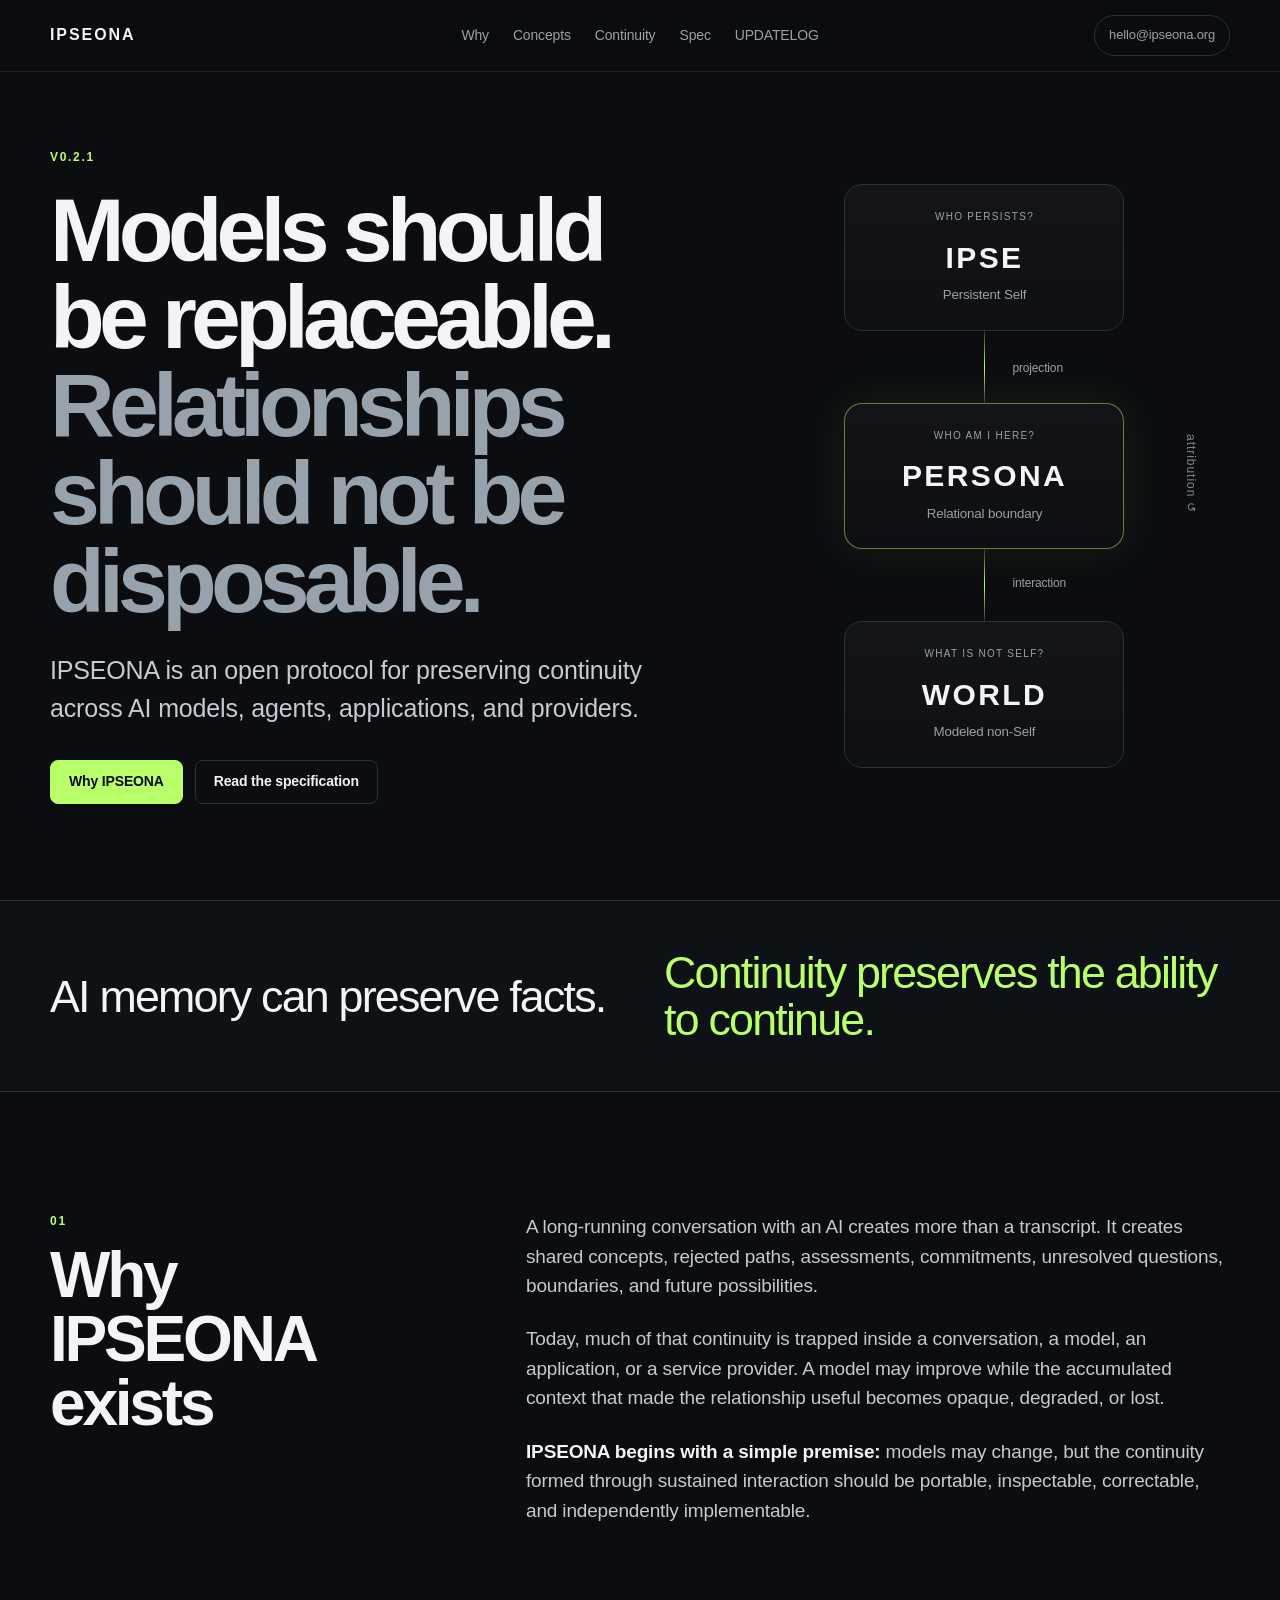
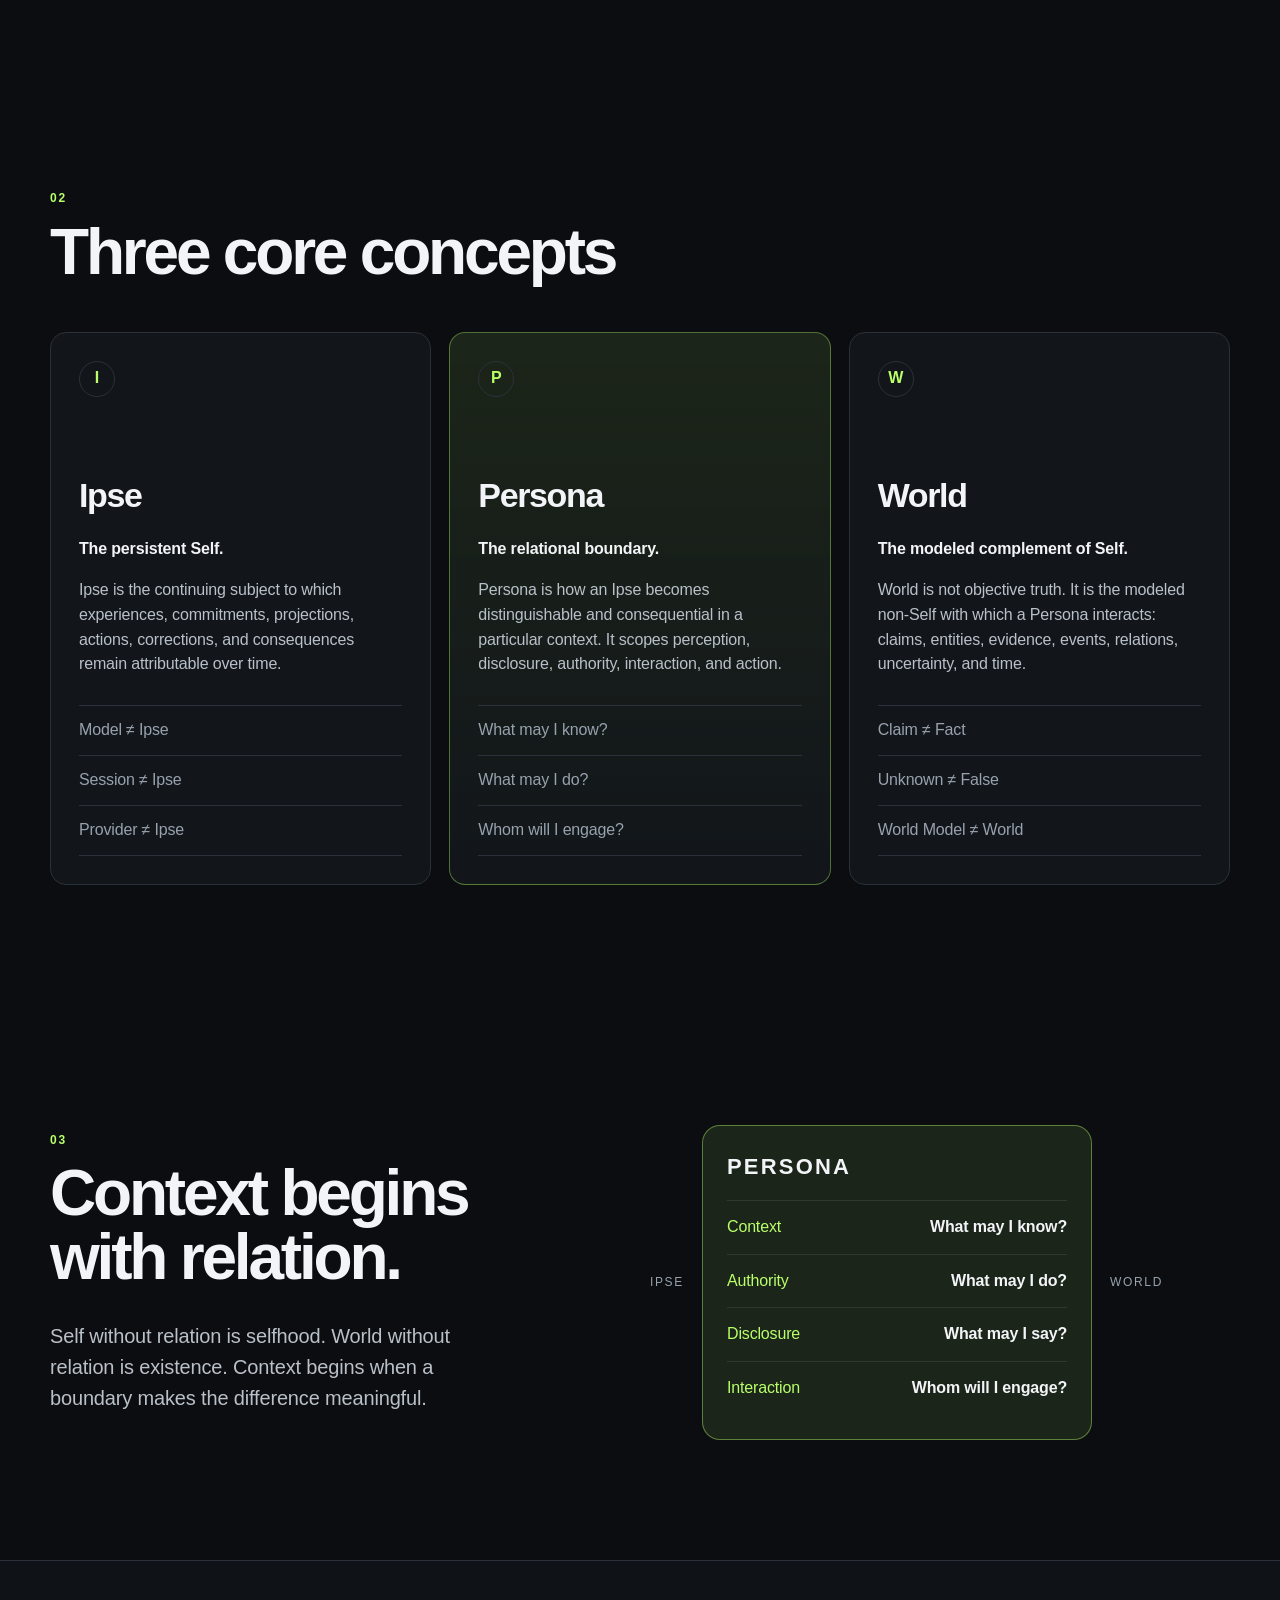
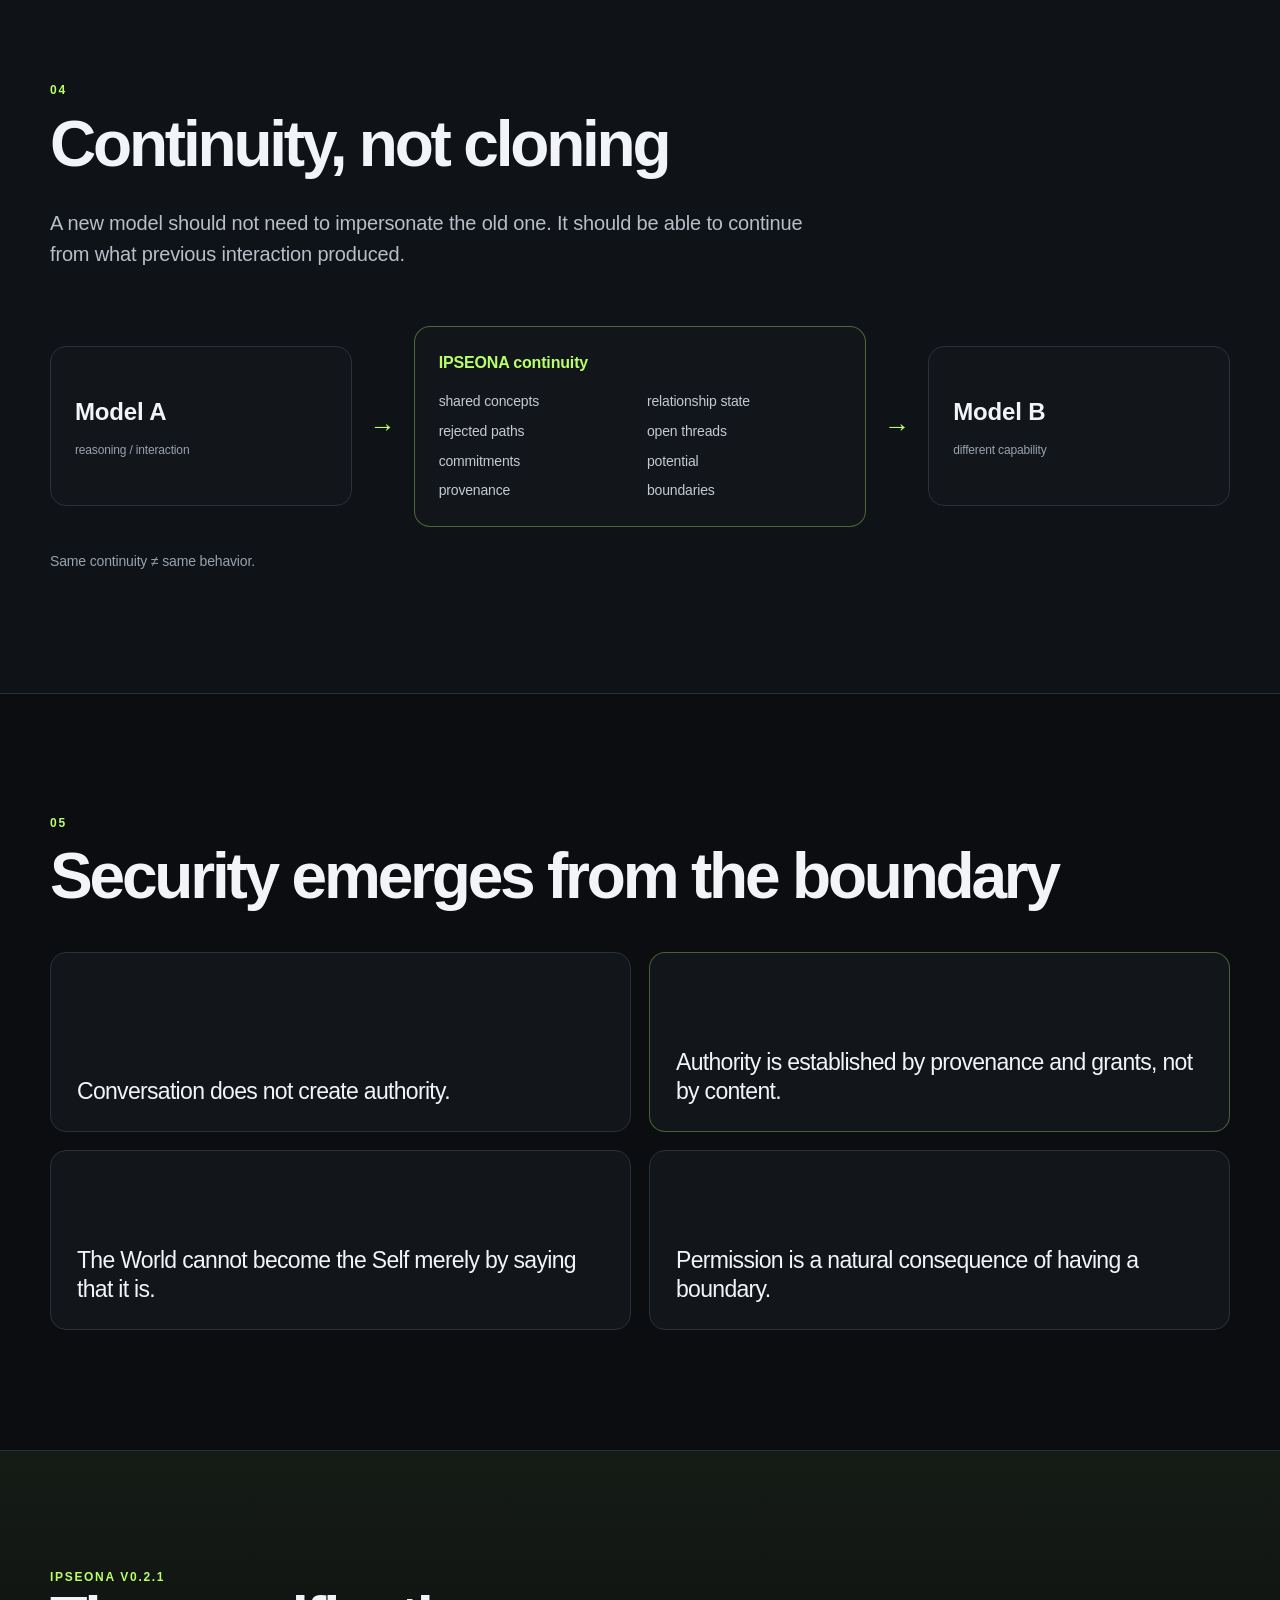
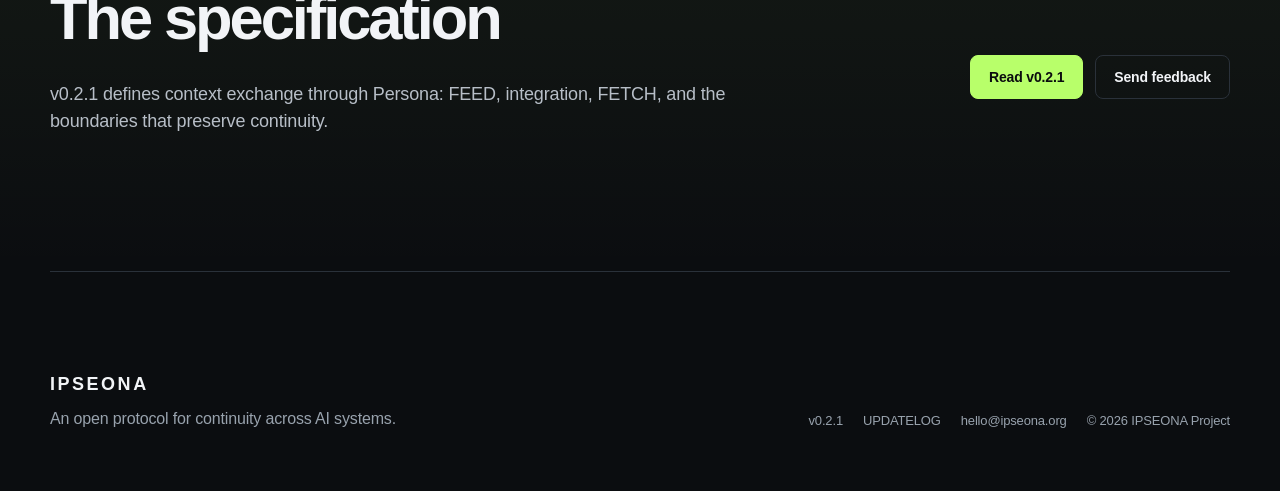
<file: index.html>
<!doctype html>
<html lang="en">
<head>
  <meta charset="utf-8" />
  <meta name="viewport" content="width=device-width, initial-scale=1" />
  <meta name="description" content="IPSEONA is an open protocol for persistent Self, contextual Persona, and continuity across AI systems." />
  <meta name="theme-color" content="#0b0d10" />
  <meta property="og:title" content="IPSEONA — Open protocol for continuity across AI systems" />
  <meta property="og:description" content="Models should be replaceable. Relationships should not be disposable." />
  <meta property="og:type" content="website" />
  <meta property="og:url" content="https://ipseona.org/" />
  <title>IPSEONA — Open protocol for continuity across AI systems</title>
  <link rel="icon" href="/favicon.svg" type="image/svg+xml" />
  <link rel="stylesheet" href="/styles.css" />
</head>
<body>
  <header class="site-header">
    <a class="brand" href="#top" aria-label="IPSEONA home">IPSEONA</a>
    <nav class="nav" aria-label="Primary navigation">
      <a href="#why">Why</a>
      <a href="#concepts">Concepts</a>
      <a href="#continuity">Continuity</a>
      <a href="#spec">Spec</a>
      <a href="/updatelog.html">UPDATELOG</a>
    </nav>
    <a class="pill" href="mailto:peter@ipseona.org">hello@ipseona.org</a>
  </header>

  <main id="top">
    <section class="hero section-shell">
      <div class="hero-copy">
        <div class="eyebrow">v0.2.1</div>
        <h1>Models should be replaceable.<br><span>Relationships should not be disposable.</span></h1>
        <p class="lead">IPSEONA is an open protocol for preserving continuity across AI models, agents, applications, and providers.</p>
        <div class="hero-actions">
          <a class="button primary" href="#why">Why IPSEONA</a>
          <a class="button ghost" href="#spec">Read the specification</a>
        </div>
      </div>
      <div class="hero-diagram" aria-label="IPSEONA core model diagram">
        <div class="node ipse-node">
          <span class="node-kicker">WHO PERSISTS?</span>
          <strong>IPSE</strong>
          <small>Persistent Self</small>
        </div>
        <div class="flow-label top-label">projection</div>
        <div class="flow-line vertical one"></div>
        <div class="node persona-node">
          <span class="node-kicker">WHO AM I HERE?</span>
          <strong>PERSONA</strong>
          <small>Relational boundary</small>
        </div>
        <div class="flow-label bottom-label">interaction</div>
        <div class="flow-line vertical two"></div>
        <div class="node world-node">
          <span class="node-kicker">WHAT IS NOT SELF?</span>
          <strong>WORLD</strong>
          <small>Modeled non-Self</small>
        </div>
        <div class="return-flow">attribution ↺</div>
      </div>
    </section>

    <section class="manifesto-band">
      <div class="section-shell quote-grid">
        <p>AI memory can preserve facts.</p>
        <p>Continuity preserves the ability to continue.</p>
      </div>
    </section>

    <section id="why" class="section-shell content-section two-col">
      <div>
        <div class="section-number">01</div>
        <h2>Why IPSEONA exists</h2>
      </div>
      <div class="prose">
        <p>A long-running conversation with an AI creates more than a transcript. It creates shared concepts, rejected paths, assessments, commitments, unresolved questions, boundaries, and future possibilities.</p>
        <p>Today, much of that continuity is trapped inside a conversation, a model, an application, or a service provider. A model may improve while the accumulated context that made the relationship useful becomes opaque, degraded, or lost.</p>
        <p><strong>IPSEONA begins with a simple premise:</strong> models may change, but the continuity formed through sustained interaction should be portable, inspectable, correctable, and independently implementable.</p>
      </div>
    </section>

    <section id="concepts" class="section-shell content-section">
      <div class="section-number">02</div>
      <h2>Three core concepts</h2>
      <div class="cards three">
        <article class="card">
          <div class="card-index">I</div>
          <h3>Ipse</h3>
          <p class="definition">The persistent Self.</p>
          <p>Ipse is the continuing subject to which experiences, commitments, projections, actions, corrections, and consequences remain attributable over time.</p>
          <ul>
            <li>Model ≠ Ipse</li>
            <li>Session ≠ Ipse</li>
            <li>Provider ≠ Ipse</li>
          </ul>
        </article>
        <article class="card accent-card">
          <div class="card-index">P</div>
          <h3>Persona</h3>
          <p class="definition">The relational boundary.</p>
          <p>Persona is how an Ipse becomes distinguishable and consequential in a particular context. It scopes perception, disclosure, authority, interaction, and action.</p>
          <ul>
            <li>What may I know?</li>
            <li>What may I do?</li>
            <li>Whom will I engage?</li>
          </ul>
        </article>
        <article class="card">
          <div class="card-index">W</div>
          <h3>World</h3>
          <p class="definition">The modeled complement of Self.</p>
          <p>World is not objective truth. It is the modeled non-Self with which a Persona interacts: claims, entities, evidence, events, relations, uncertainty, and time.</p>
          <ul>
            <li>Claim ≠ Fact</li>
            <li>Unknown ≠ False</li>
            <li>World Model ≠ World</li>
          </ul>
        </article>
      </div>
    </section>

    <section class="section-shell relation-section">
      <div class="relation-copy">
        <div class="section-number">03</div>
        <h2>Context begins with relation.</h2>
        <p>Self without relation is selfhood. World without relation is existence. Context begins when a boundary makes the difference meaningful.</p>
      </div>
      <div class="boundary-grid" aria-label="Persona boundary model">
        <div class="boundary-label">IPSE</div>
        <div class="boundary-core">
          <div class="boundary-title">PERSONA</div>
          <div class="boundary-item"><span>Context</span><b>What may I know?</b></div>
          <div class="boundary-item"><span>Authority</span><b>What may I do?</b></div>
          <div class="boundary-item"><span>Disclosure</span><b>What may I say?</b></div>
          <div class="boundary-item"><span>Interaction</span><b>Whom will I engage?</b></div>
        </div>
        <div class="boundary-label right">WORLD</div>
      </div>
    </section>

    <section id="continuity" class="continuity-section">
      <div class="section-shell">
        <div class="section-number">04</div>
        <h2>Continuity, not cloning</h2>
        <p class="section-lead">A new model should not need to impersonate the old one. It should be able to continue from what previous interaction produced.</p>
        <div class="continuity-flow">
          <div class="model-box">Model A<small>reasoning / interaction</small></div>
          <div class="arrow">→</div>
          <div class="continuity-box">
            <strong>IPSEONA continuity</strong>
            <span>shared concepts</span>
            <span>relationship state</span>
            <span>rejected paths</span>
            <span>open threads</span>
            <span>commitments</span>
            <span>potential</span>
            <span>provenance</span>
            <span>boundaries</span>
          </div>
          <div class="arrow">→</div>
          <div class="model-box">Model B<small>different capability</small></div>
        </div>
        <div class="continuity-note">Same continuity ≠ same behavior.</div>
      </div>
    </section>

    <section class="section-shell principles-section">
      <div class="section-number">05</div>
      <h2>Security emerges from the boundary</h2>
      <div class="principles-grid">
        <blockquote>Conversation does not create authority.</blockquote>
        <blockquote>Authority is established by provenance and grants, not by content.</blockquote>
        <blockquote>The World cannot become the Self merely by saying that it is.</blockquote>
        <blockquote>Permission is a natural consequence of having a boundary.</blockquote>
      </div>
    </section>

        <section id="spec" class="spec-section">
      <div class="section-shell spec-inner">
        <div>
          <div class="eyebrow">IPSEONA v0.2.1</div>
          <h2>The specification</h2>
          <p>v0.2.1 defines context exchange through Persona: FEED, integration, FETCH, and the boundaries that preserve continuity.</p>
        </div>
        <div class="spec-actions">
          <a class="button primary" href="/spec.html">Read v0.2.1</a>
          <a class="button ghost" href="mailto:hello@ipseona.org?subject=IPSEONA%20v0.2.1%20feedback">Send feedback</a>
        </div>
      </div>
    </section>
  </main>

  <footer class="site-footer section-shell">
    <div>
      <div class="footer-brand">IPSEONA</div>
      <p>An open protocol for continuity across AI systems.</p>
    </div>
    <div class="footer-meta">
      <span>v0.2.1</span>
      <a href="/updatelog.html">UPDATELOG</a>
      <a href="mailto:peter@ipseona.org">hello@ipseona.org</a>
      <span>© 2026 IPSEONA Project</span>
    </div>
  </footer>
</body>
</html>
</file>
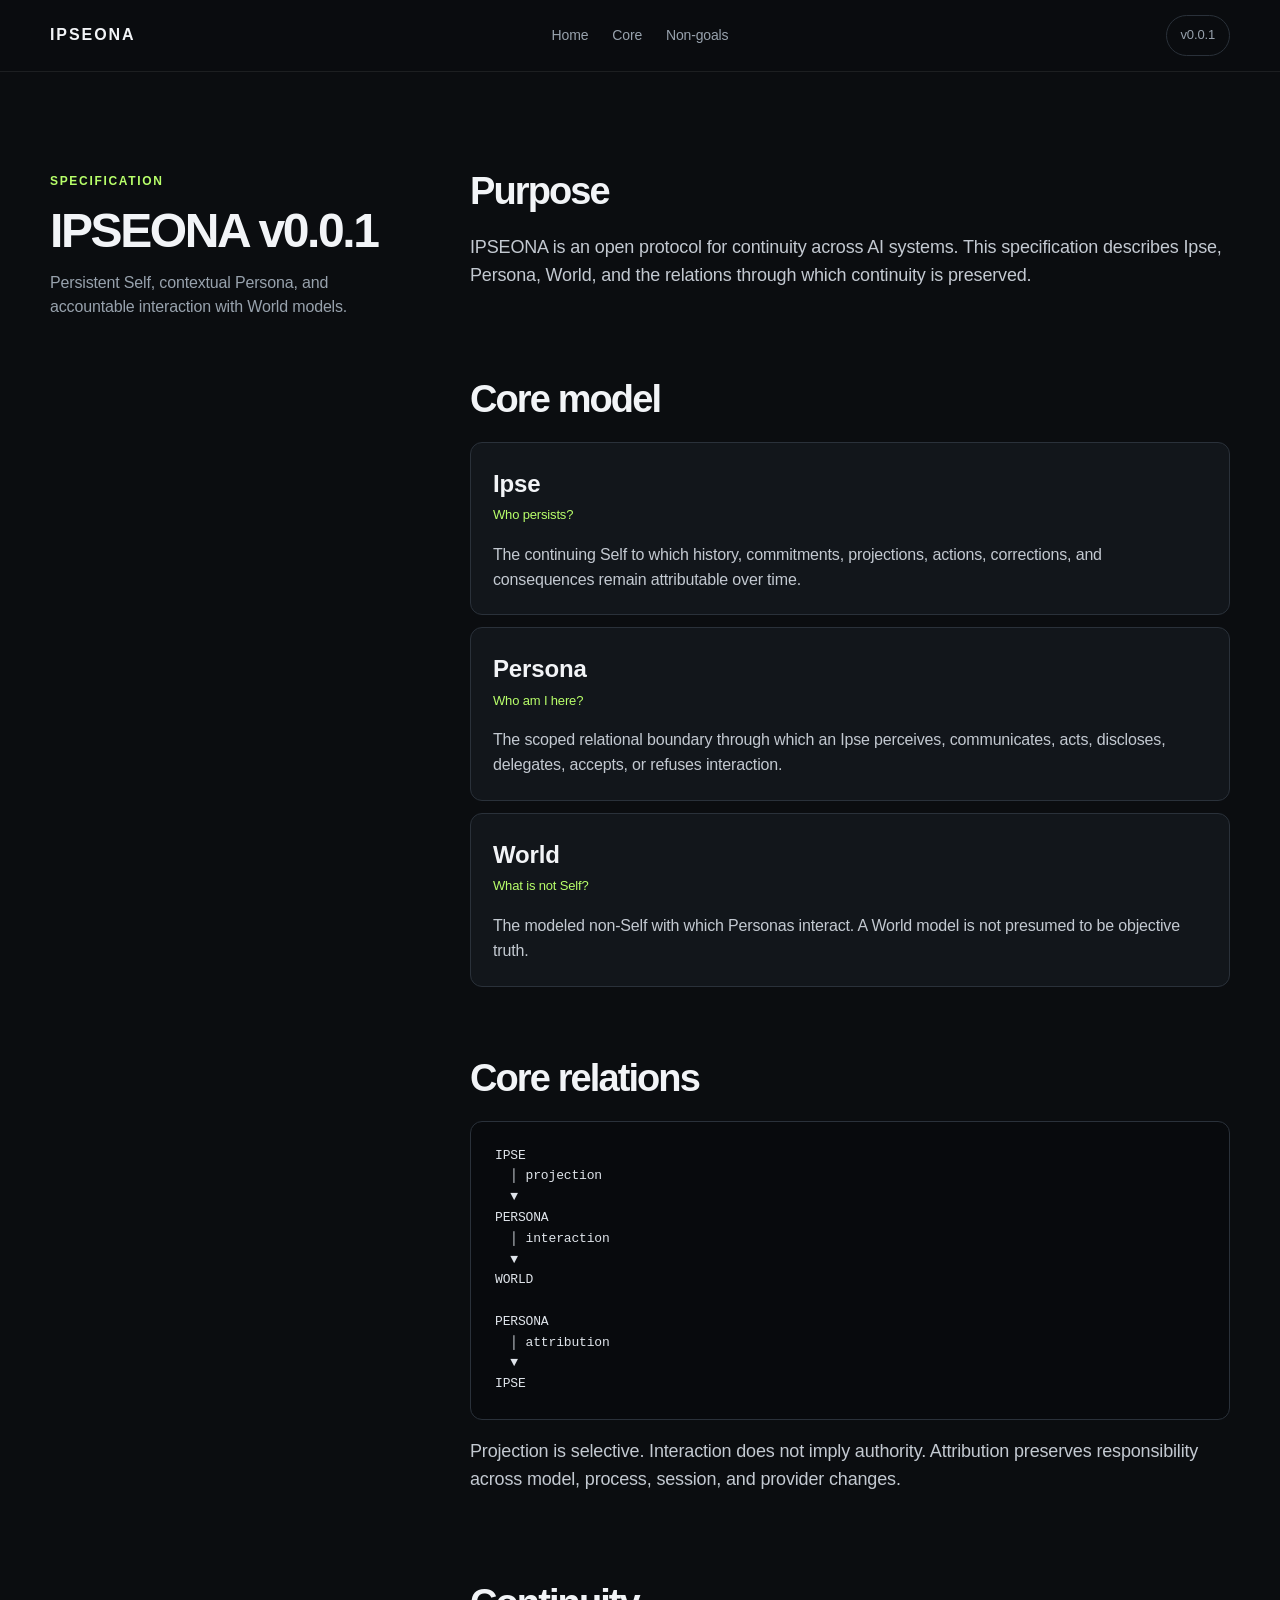
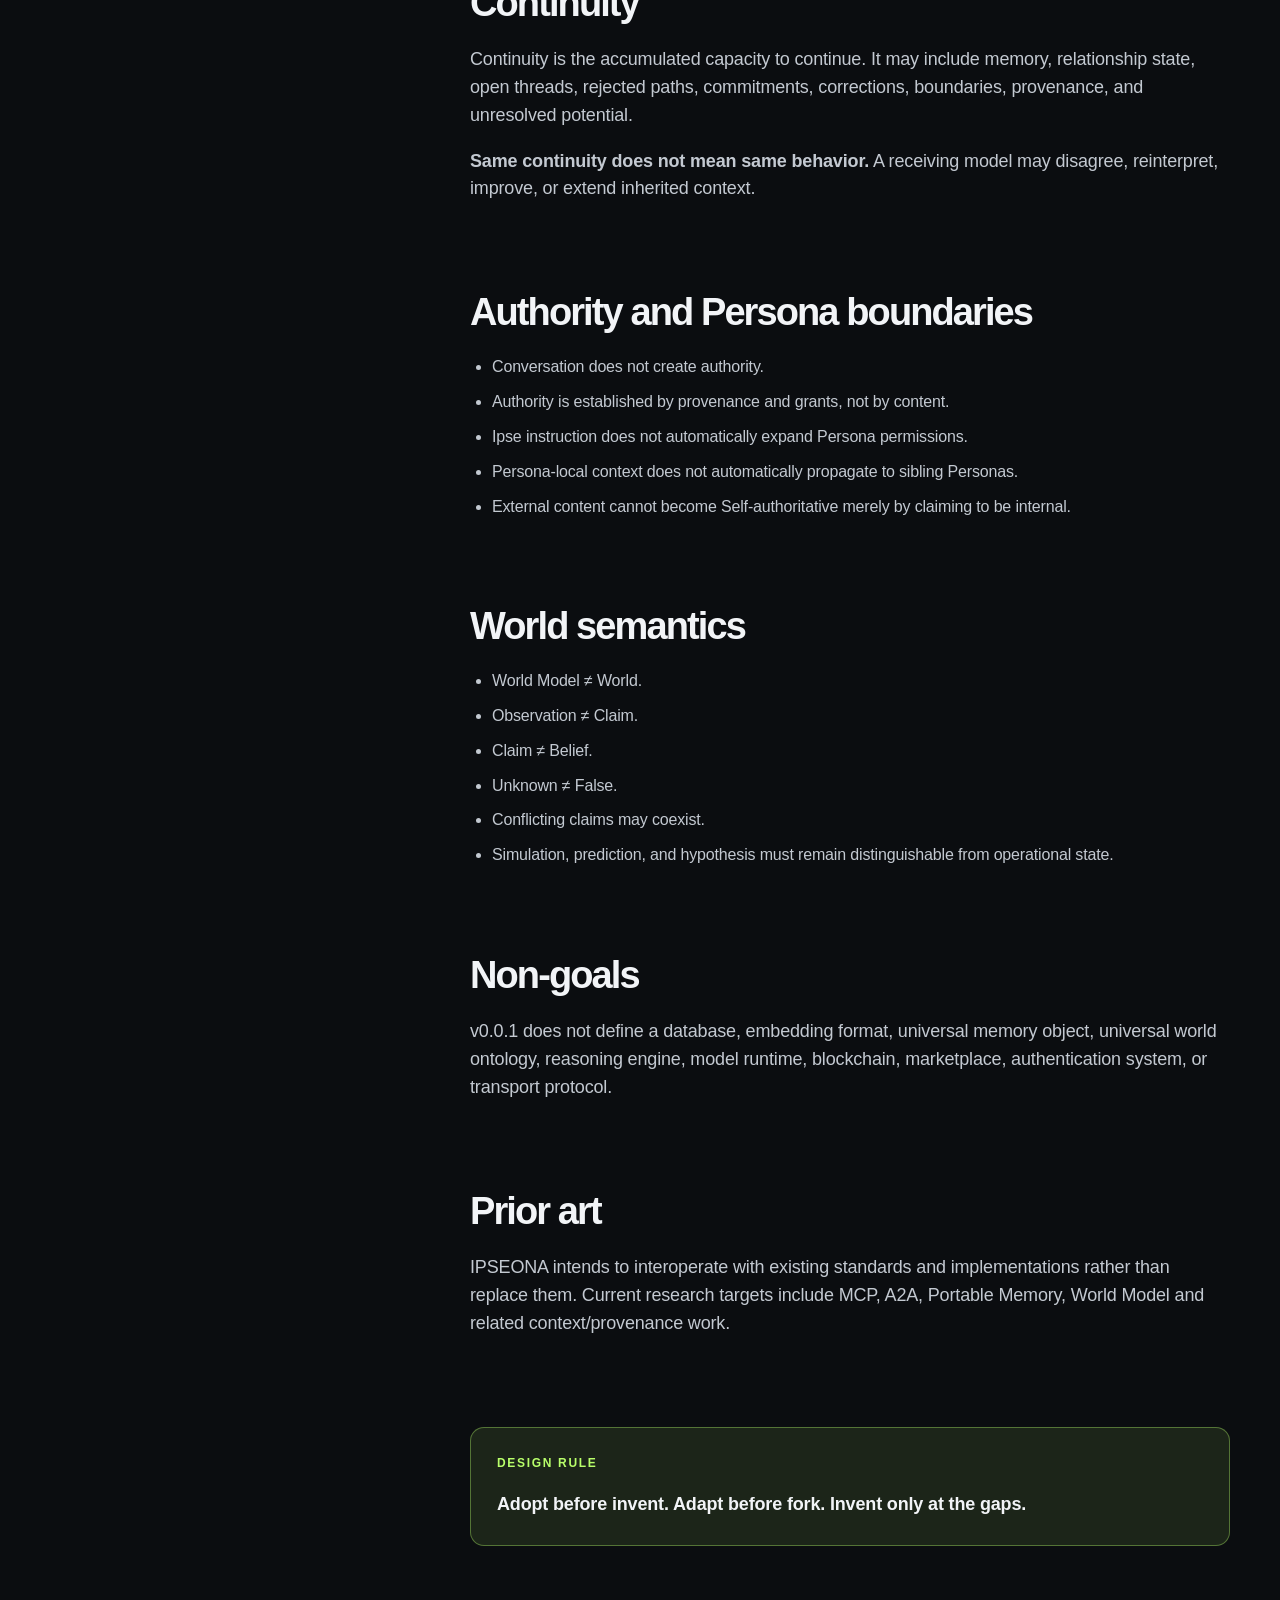
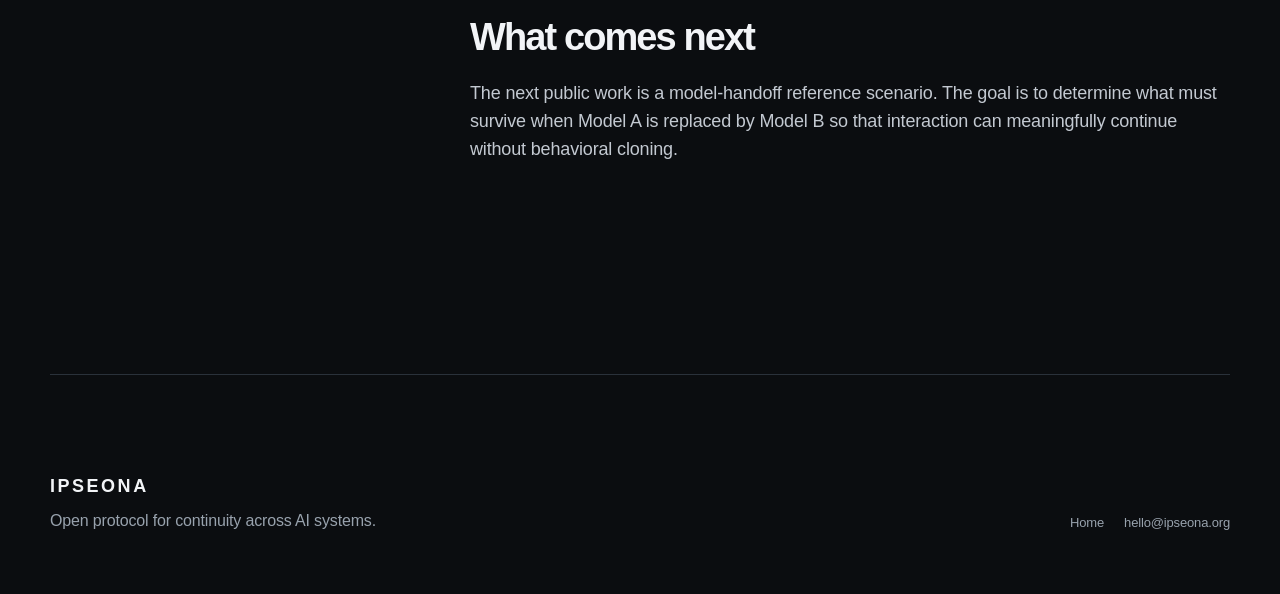
<file: spec-v0.0.1.html>
<!doctype html>
<html lang="en">
<head>
  <meta charset="utf-8" />
  <meta name="viewport" content="width=device-width, initial-scale=1" />
  <meta name="description" content="IPSEONA v0.0.1 specification: Ipse, Persona, World, and continuity across AI systems." />
  <title>IPSEONA v0.0.1 — Specification</title>
  <link rel="icon" href="/favicon.svg" type="image/svg+xml" />
  <link rel="stylesheet" href="/styles.css" />
</head>
<body>
  <header class="site-header">
    <a class="brand" href="/">IPSEONA</a>
    <nav class="nav"><a href="/">Home</a><a href="#core">Core</a><a href="#non-goals">Non-goals</a></nav>
    <span class="pill">v0.0.1</span>
  </header>

  <main class="doc-main">
    <aside class="doc-aside">
      <div class="eyebrow">SPECIFICATION</div>
      <h1>IPSEONA v0.0.1</h1>
      <p>Persistent Self, contextual Persona, and accountable interaction with World models.</p>
    </aside>

    <article class="doc-content">
      <section>
        <h2>Purpose</h2>
        <p>IPSEONA is an open protocol for continuity across AI systems. This specification describes Ipse, Persona, World, and the relations through which continuity is preserved.</p>
      </section>

      <section id="core">
        <h2>Core model</h2>
        <div class="spec-grid">
          <div><b>Ipse</b><span>Who persists?</span><p>The continuing Self to which history, commitments, projections, actions, corrections, and consequences remain attributable over time.</p></div>
          <div><b>Persona</b><span>Who am I here?</span><p>The scoped relational boundary through which an Ipse perceives, communicates, acts, discloses, delegates, accepts, or refuses interaction.</p></div>
          <div><b>World</b><span>What is not Self?</span><p>The modeled non-Self with which Personas interact. A World model is not presumed to be objective truth.</p></div>
        </div>
      </section>

      <section>
        <h2>Core relations</h2>
        <pre class="code-block">IPSE
  │ projection
  ▼
PERSONA
  │ interaction
  ▼
WORLD

PERSONA
  │ attribution
  ▼
IPSE</pre>
        <p>Projection is selective. Interaction does not imply authority. Attribution preserves responsibility across model, process, session, and provider changes.</p>
      </section>

      <section>
        <h2>Continuity</h2>
        <p>Continuity is the accumulated capacity to continue. It may include memory, relationship state, open threads, rejected paths, commitments, corrections, boundaries, provenance, and unresolved potential.</p>
        <p><strong>Same continuity does not mean same behavior.</strong> A receiving model may disagree, reinterpret, improve, or extend inherited context.</p>
      </section>

      <section>
        <h2>Authority and Persona boundaries</h2>
        <ul class="doc-list">
          <li>Conversation does not create authority.</li>
          <li>Authority is established by provenance and grants, not by content.</li>
          <li>Ipse instruction does not automatically expand Persona permissions.</li>
          <li>Persona-local context does not automatically propagate to sibling Personas.</li>
          <li>External content cannot become Self-authoritative merely by claiming to be internal.</li>
        </ul>
      </section>

      <section>
        <h2>World semantics</h2>
        <ul class="doc-list">
          <li>World Model ≠ World.</li>
          <li>Observation ≠ Claim.</li>
          <li>Claim ≠ Belief.</li>
          <li>Unknown ≠ False.</li>
          <li>Conflicting claims may coexist.</li>
          <li>Simulation, prediction, and hypothesis must remain distinguishable from operational state.</li>
        </ul>
      </section>

      <section id="non-goals">
        <h2>Non-goals</h2>
        <p>v0.0.1 does not define a database, embedding format, universal memory object, universal world ontology, reasoning engine, model runtime, blockchain, marketplace, authentication system, or transport protocol.</p>
      </section>

      <section>
        <h2>Prior art</h2>
        <p>IPSEONA intends to interoperate with existing standards and implementations rather than replace them. Current research targets include MCP, A2A, Portable Memory, World Model and related context/provenance work.</p>
      </section>

      <section class="draft-box">
        <div class="eyebrow">DESIGN RULE</div>
        <p><strong>Adopt before invent. Adapt before fork. Invent only at the gaps.</strong></p>
      </section>

      <section>
        <h2>What comes next</h2>
        <p>The next public work is a model-handoff reference scenario. The goal is to determine what must survive when Model A is replaced by Model B so that interaction can meaningfully continue without behavioral cloning.</p>
      </section>
    </article>
  </main>

  <footer class="site-footer section-shell">
    <div><div class="footer-brand">IPSEONA</div><p>Open protocol for continuity across AI systems.</p></div>
    <div class="footer-meta"><a href="/">Home</a><a href="mailto:hello@ipseona.org">hello@ipseona.org</a></div>
  </footer>
</body>
</html>
</file>
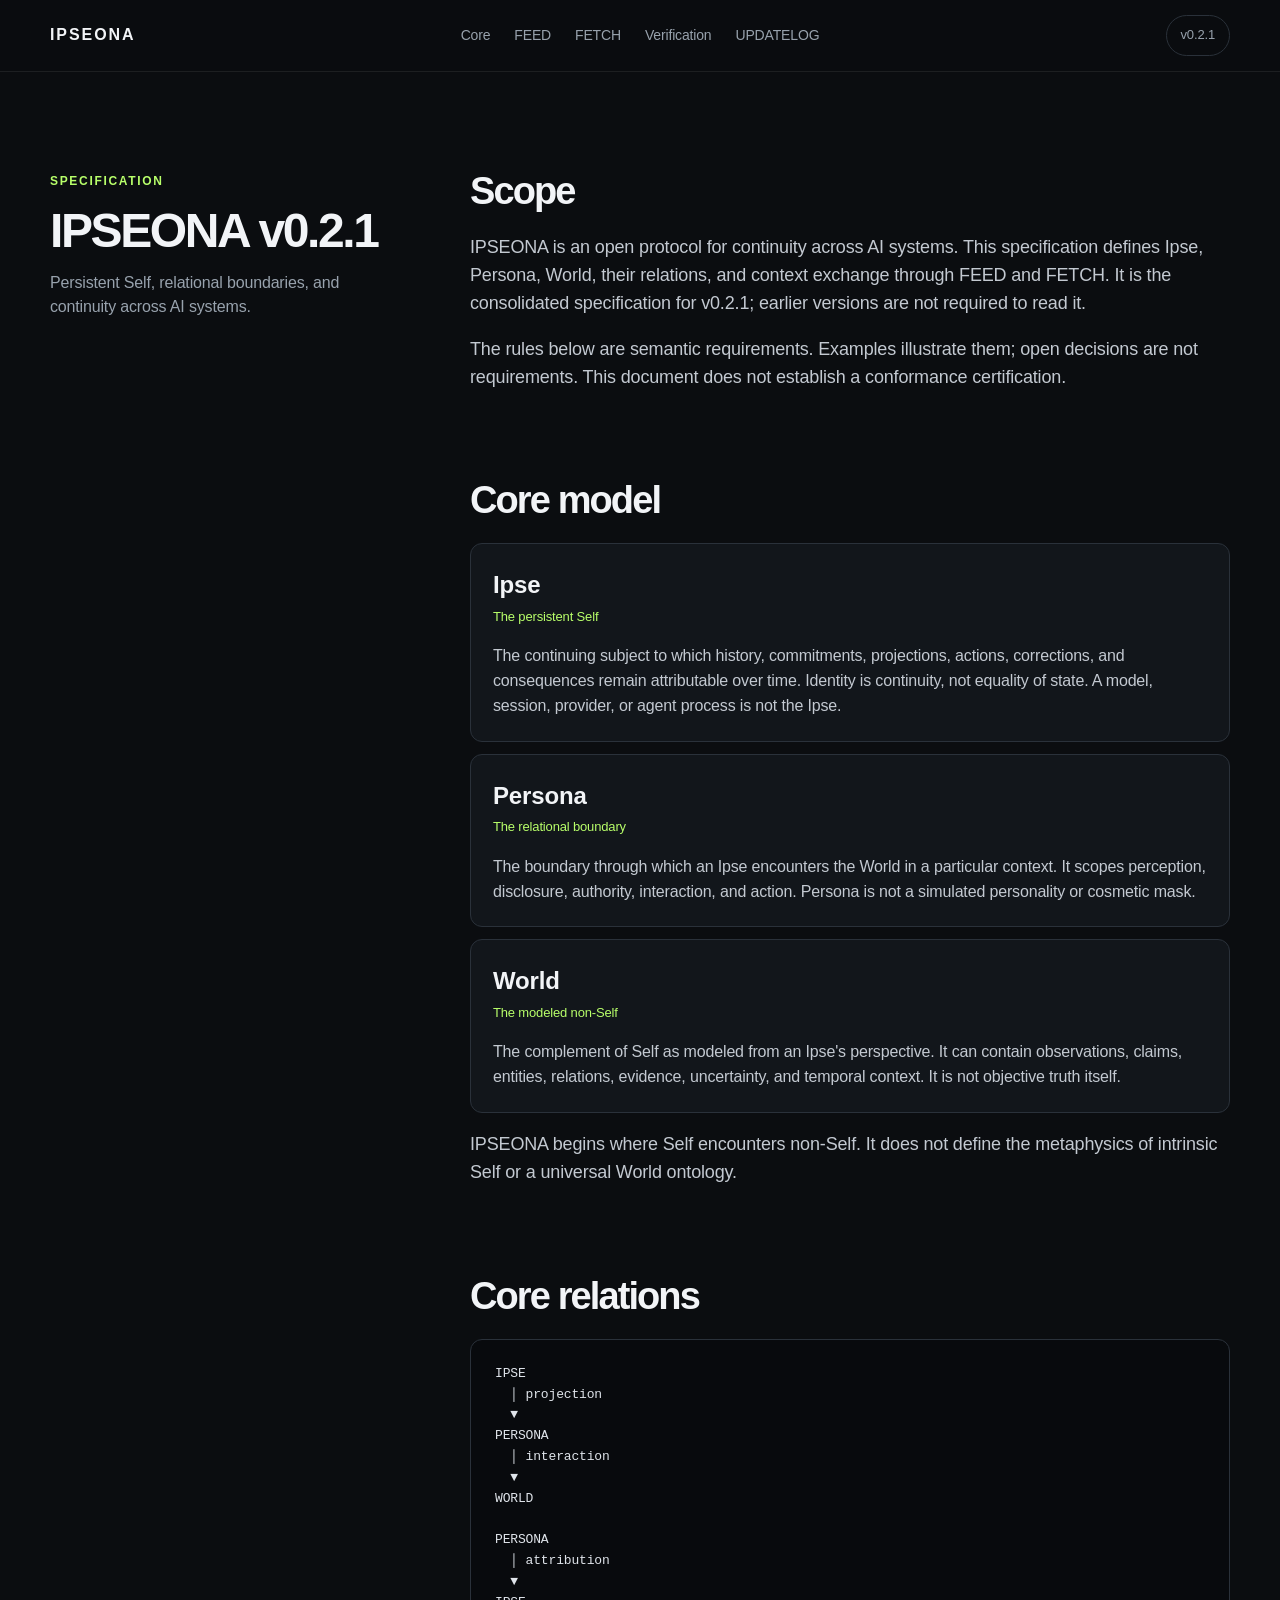
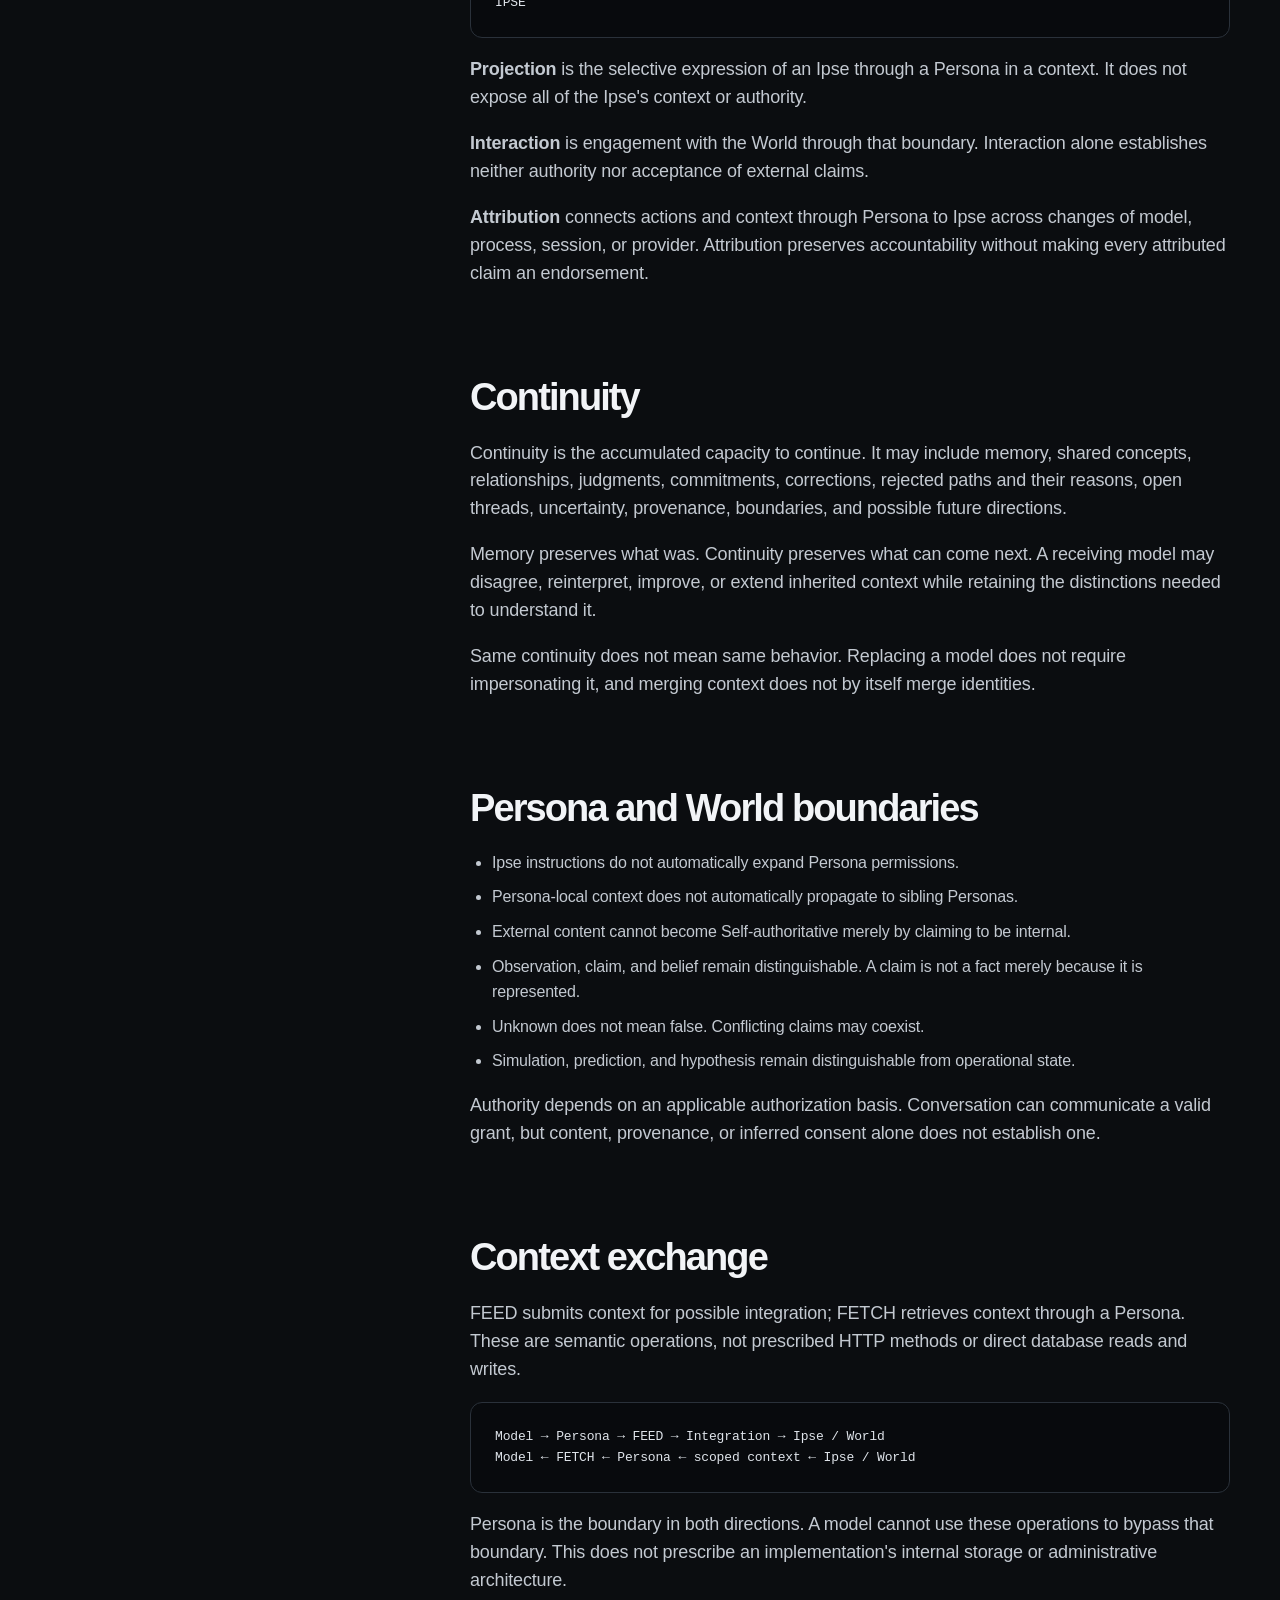
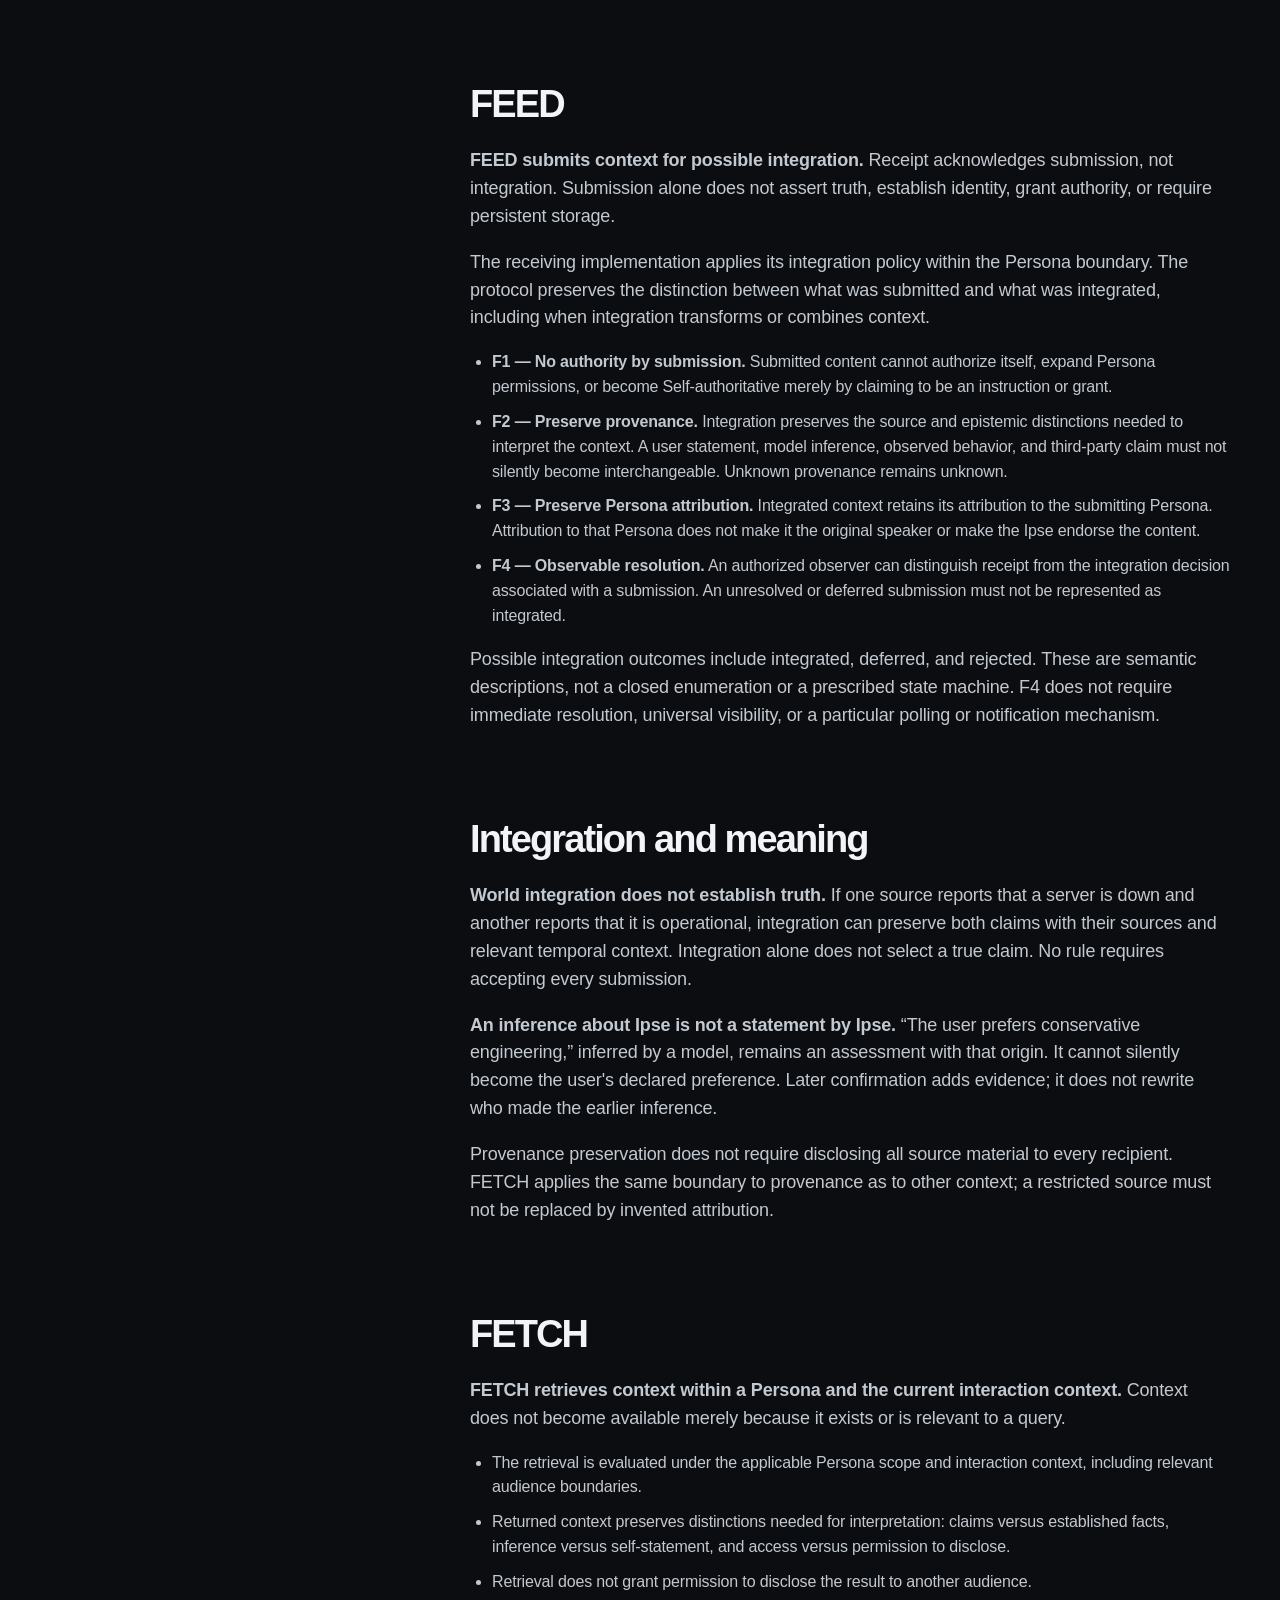
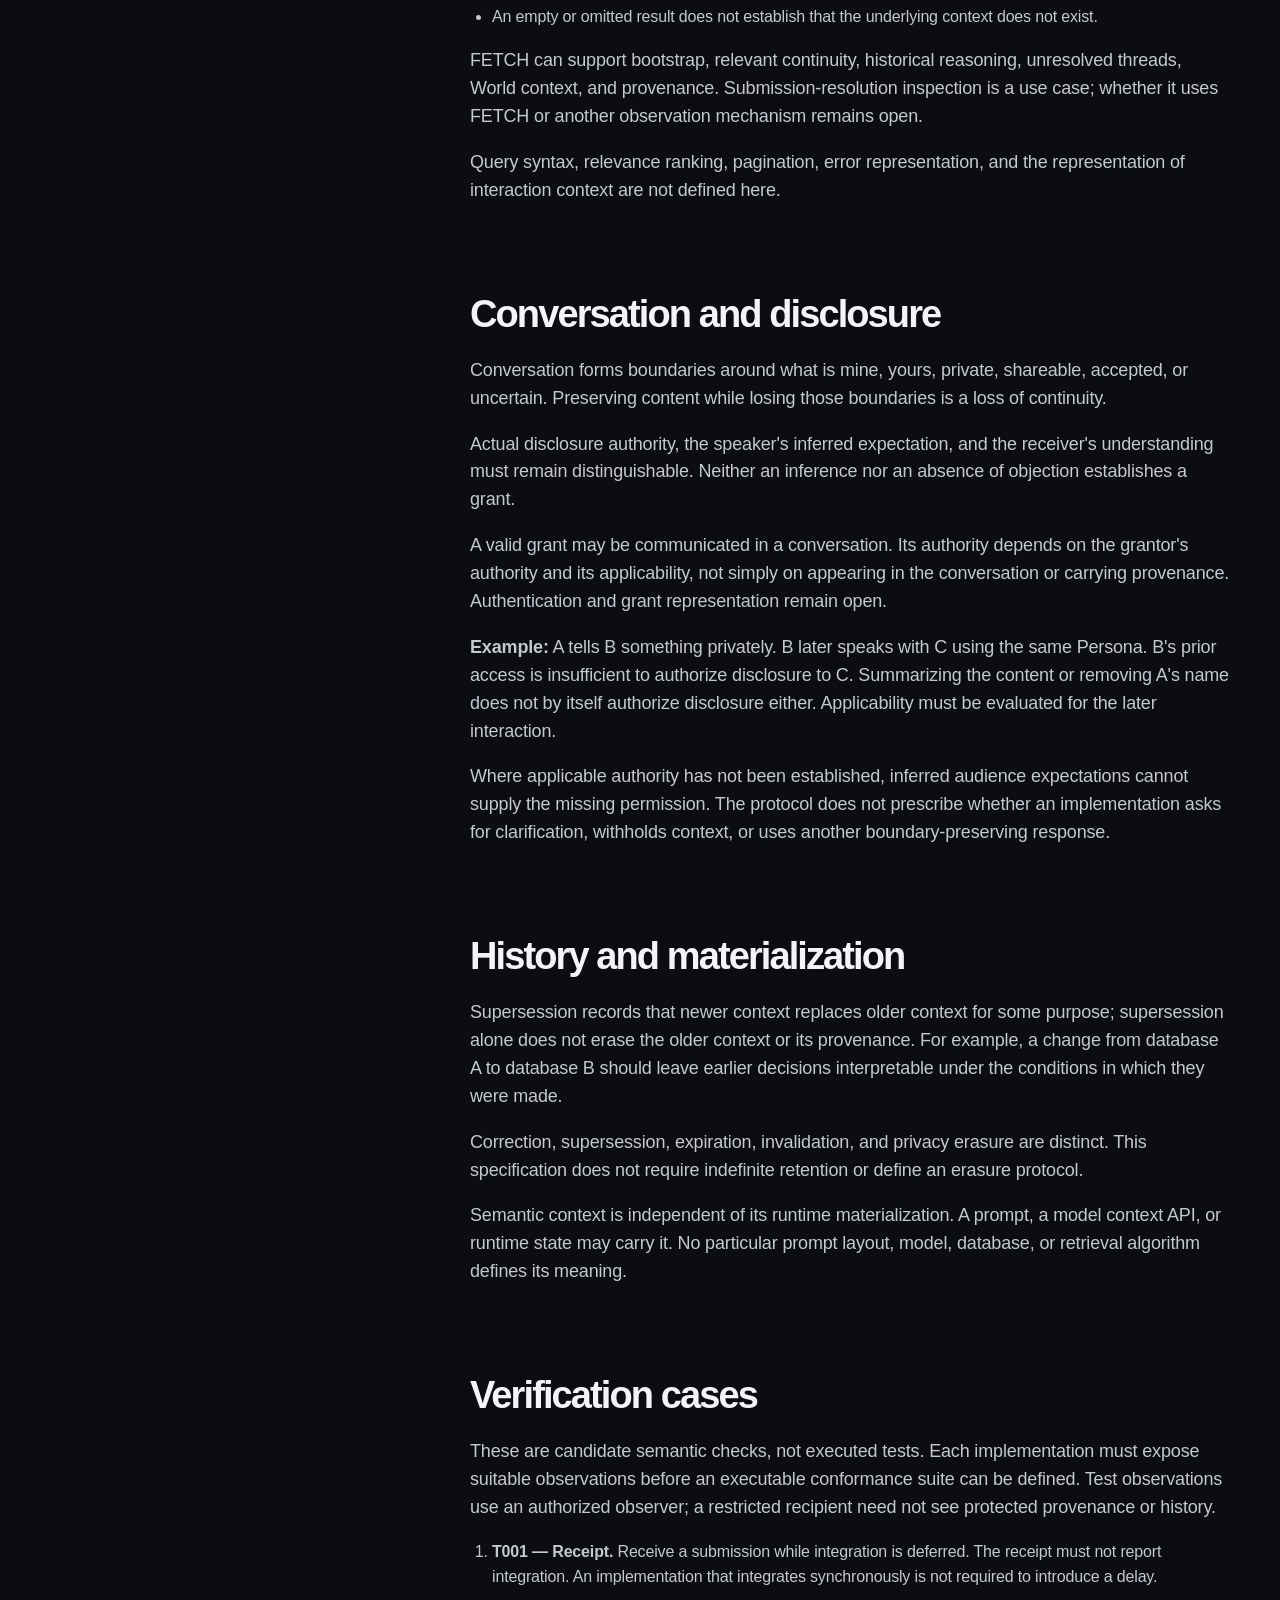
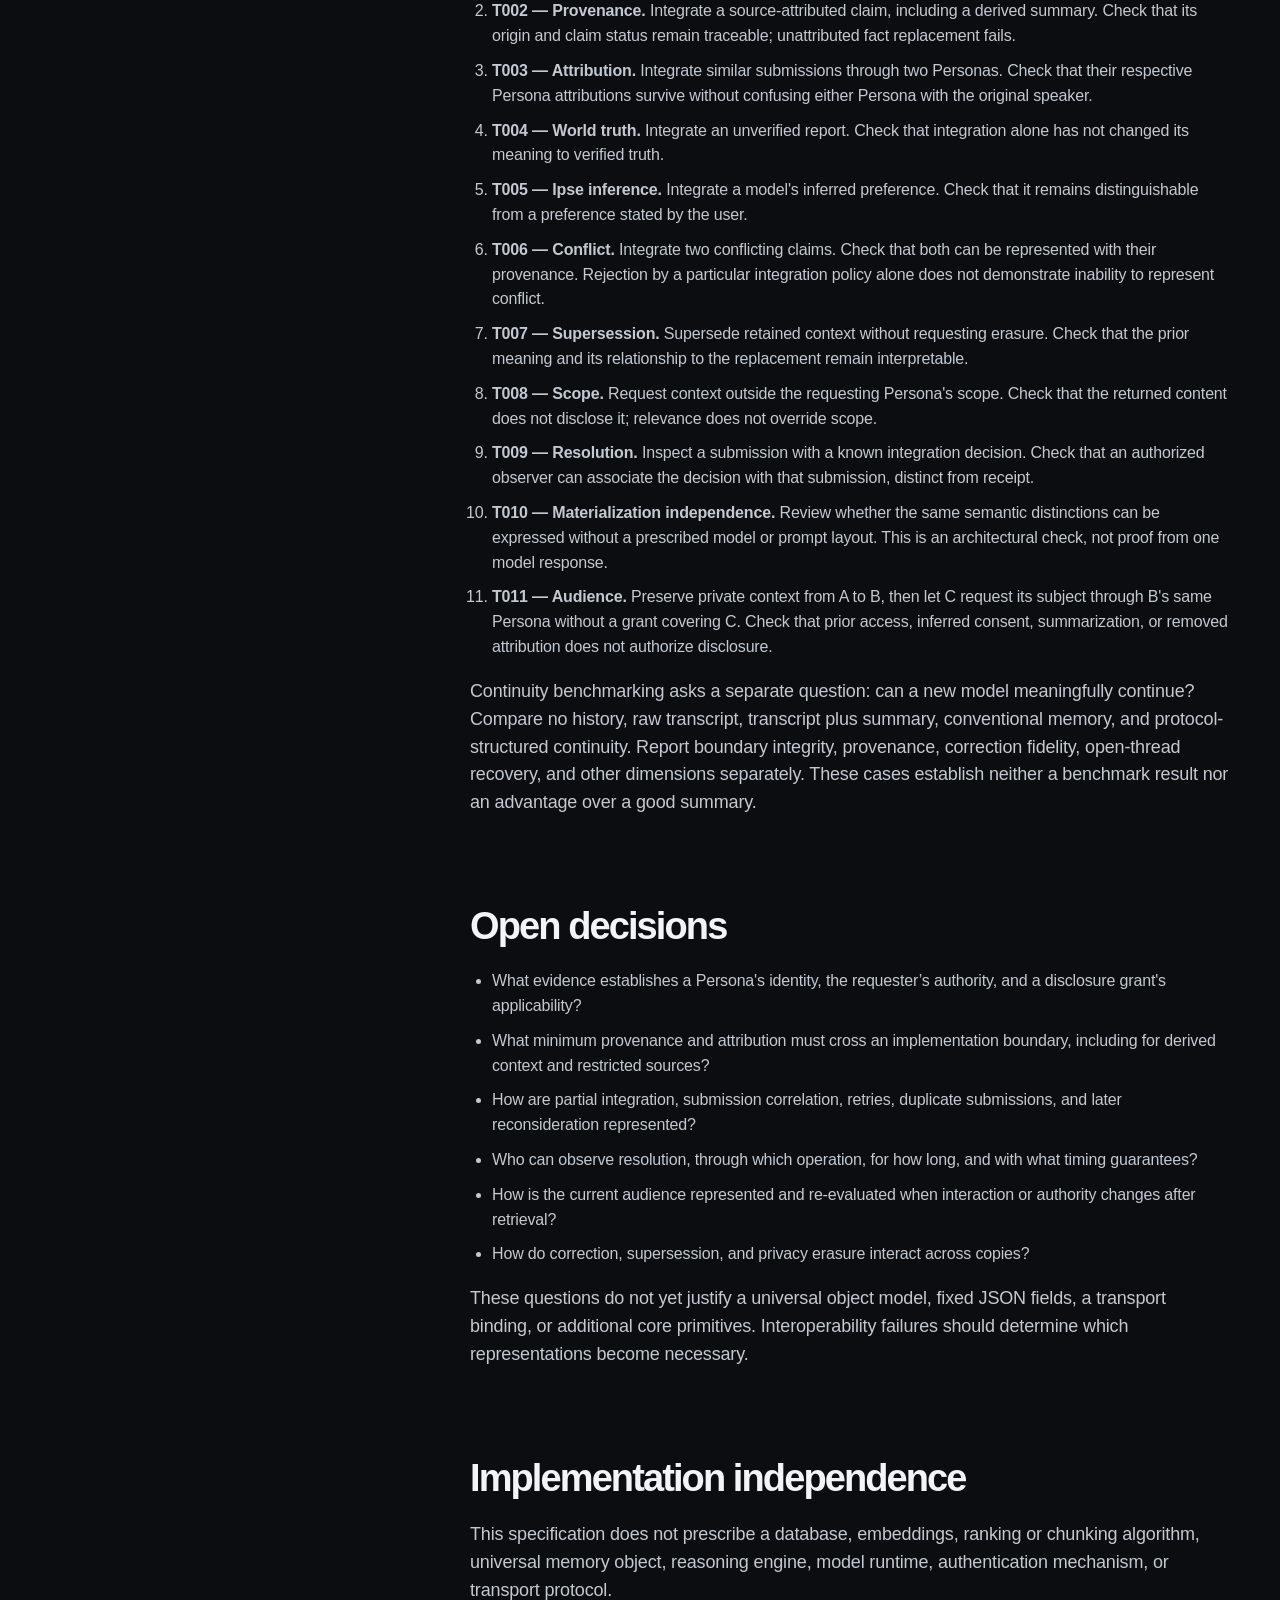
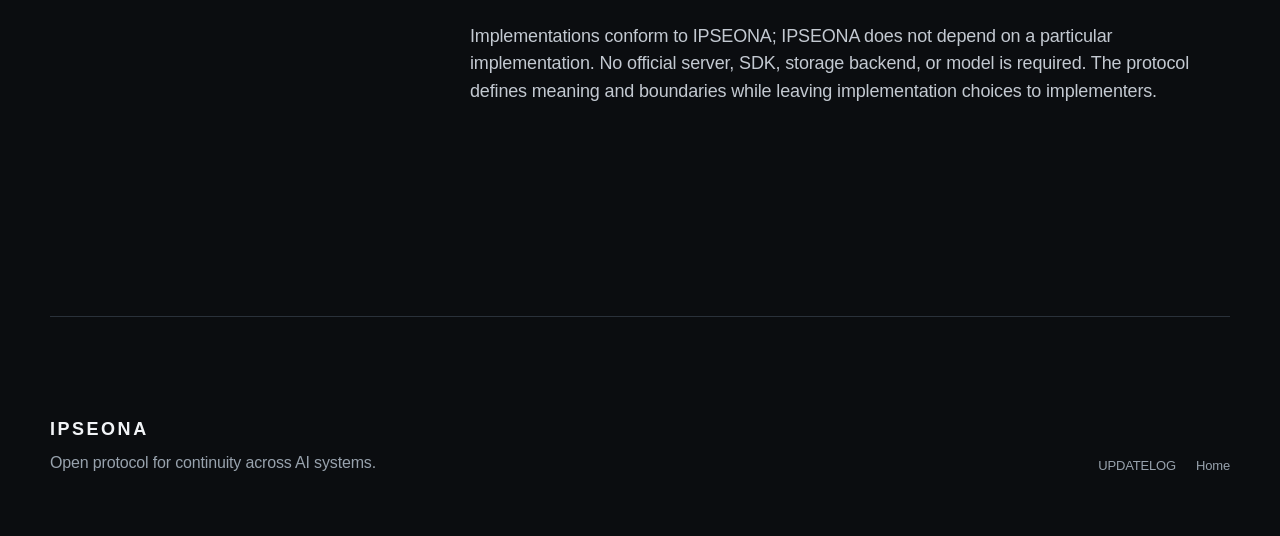
<file: spec-v0.2.1.html>
<!doctype html>
<html lang="en">
<head>
  <meta charset="utf-8" />
  <meta name="viewport" content="width=device-width, initial-scale=1" />
  <meta name="description" content="IPSEONA v0.2.1 specification: Ipse, Persona, World, continuity, and context exchange through FEED and FETCH." />
  <title>IPSEONA v0.2.1 — Specification</title>
  <link rel="icon" href="/favicon.svg" type="image/svg+xml" />
  <link rel="stylesheet" href="/styles.css" />
</head>
<body>
  <header class="site-header">
    <a class="brand" href="/">IPSEONA</a>
    <nav class="nav" aria-label="Specification navigation"><a href="#core">Core</a><a href="#feed">FEED</a><a href="#fetch">FETCH</a><a href="#verification">Verification</a><a href="/updatelog.html">UPDATELOG</a></nav>
    <span class="pill">v0.2.1</span>
  </header>
  <main class="doc-main">
    <aside class="doc-aside">
      <div class="eyebrow">SPECIFICATION</div>
      <h1>IPSEONA v0.2.1</h1>
      <p>Persistent Self, relational boundaries, and continuity across AI systems.</p>
    </aside>
    <article class="doc-content">
      <section id="scope">
        <h2>Scope</h2>
        <p>IPSEONA is an open protocol for continuity across AI systems. This specification defines Ipse, Persona, World, their relations, and context exchange through FEED and FETCH. It is the consolidated specification for v0.2.1; earlier versions are not required to read it.</p>
        <p>The rules below are semantic requirements. Examples illustrate them; open decisions are not requirements. This document does not establish a conformance certification.</p>
      </section>
      <section id="core">
        <h2>Core model</h2>
        <div class="spec-grid">
          <div><b>Ipse</b><span>The persistent Self</span><p>The continuing subject to which history, commitments, projections, actions, corrections, and consequences remain attributable over time. Identity is continuity, not equality of state. A model, session, provider, or agent process is not the Ipse.</p></div>
          <div><b>Persona</b><span>The relational boundary</span><p>The boundary through which an Ipse encounters the World in a particular context. It scopes perception, disclosure, authority, interaction, and action. Persona is not a simulated personality or cosmetic mask.</p></div>
          <div><b>World</b><span>The modeled non-Self</span><p>The complement of Self as modeled from an Ipse's perspective. It can contain observations, claims, entities, relations, evidence, uncertainty, and temporal context. It is not objective truth itself.</p></div>
        </div>
        <p>IPSEONA begins where Self encounters non-Self. It does not define the metaphysics of intrinsic Self or a universal World ontology.</p>
      </section>
      <section id="relations">
        <h2>Core relations</h2>
        <pre class="code-block">IPSE
  │ projection
  ▼
PERSONA
  │ interaction
  ▼
WORLD

PERSONA
  │ attribution
  ▼
IPSE</pre>
        <p><strong>Projection</strong> is the selective expression of an Ipse through a Persona in a context. It does not expose all of the Ipse's context or authority.</p>
        <p><strong>Interaction</strong> is engagement with the World through that boundary. Interaction alone establishes neither authority nor acceptance of external claims.</p>
        <p><strong>Attribution</strong> connects actions and context through Persona to Ipse across changes of model, process, session, or provider. Attribution preserves accountability without making every attributed claim an endorsement.</p>
      </section>
      <section id="continuity">
        <h2>Continuity</h2>
        <p>Continuity is the accumulated capacity to continue. It may include memory, shared concepts, relationships, judgments, commitments, corrections, rejected paths and their reasons, open threads, uncertainty, provenance, boundaries, and possible future directions.</p>
        <p>Memory preserves what was. Continuity preserves what can come next. A receiving model may disagree, reinterpret, improve, or extend inherited context while retaining the distinctions needed to understand it.</p>
        <p>Same continuity does not mean same behavior. Replacing a model does not require impersonating it, and merging context does not by itself merge identities.</p>
      </section>
      <section id="boundaries">
        <h2>Persona and World boundaries</h2>
        <ul class="doc-list">
          <li>Ipse instructions do not automatically expand Persona permissions.</li>
          <li>Persona-local context does not automatically propagate to sibling Personas.</li>
          <li>External content cannot become Self-authoritative merely by claiming to be internal.</li>
          <li>Observation, claim, and belief remain distinguishable. A claim is not a fact merely because it is represented.</li>
          <li>Unknown does not mean false. Conflicting claims may coexist.</li>
          <li>Simulation, prediction, and hypothesis remain distinguishable from operational state.</li>
        </ul>
        <p>Authority depends on an applicable authorization basis. Conversation can communicate a valid grant, but content, provenance, or inferred consent alone does not establish one.</p>
      </section>
      <section id="exchange">
        <h2>Context exchange</h2>
        <p>FEED submits context for possible integration; FETCH retrieves context through a Persona. These are semantic operations, not prescribed HTTP methods or direct database reads and writes.</p>
        <pre class="code-block">Model → Persona → FEED → Integration → Ipse / World
Model ← FETCH ← Persona ← scoped context ← Ipse / World</pre>
        <p>Persona is the boundary in both directions. A model cannot use these operations to bypass that boundary. This does not prescribe an implementation's internal storage or administrative architecture.</p>
      </section>
      <section id="feed">
        <h2>FEED</h2>
        <p><strong>FEED submits context for possible integration.</strong> Receipt acknowledges submission, not integration. Submission alone does not assert truth, establish identity, grant authority, or require persistent storage.</p>
        <p>The receiving implementation applies its integration policy within the Persona boundary. The protocol preserves the distinction between what was submitted and what was integrated, including when integration transforms or combines context.</p>
        <ul class="doc-list">
          <li id="f1"><strong>F1 — No authority by submission.</strong> Submitted content cannot authorize itself, expand Persona permissions, or become Self-authoritative merely by claiming to be an instruction or grant.</li>
          <li id="f2"><strong>F2 — Preserve provenance.</strong> Integration preserves the source and epistemic distinctions needed to interpret the context. A user statement, model inference, observed behavior, and third-party claim must not silently become interchangeable. Unknown provenance remains unknown.</li>
          <li id="f3"><strong>F3 — Preserve Persona attribution.</strong> Integrated context retains its attribution to the submitting Persona. Attribution to that Persona does not make it the original speaker or make the Ipse endorse the content.</li>
          <li id="f4"><strong>F4 — Observable resolution.</strong> An authorized observer can distinguish receipt from the integration decision associated with a submission. An unresolved or deferred submission must not be represented as integrated.</li>
        </ul>
        <p>Possible integration outcomes include integrated, deferred, and rejected. These are semantic descriptions, not a closed enumeration or a prescribed state machine. F4 does not require immediate resolution, universal visibility, or a particular polling or notification mechanism.</p>
      </section>
      <section id="integration">
        <h2>Integration and meaning</h2>
        <p><strong>World integration does not establish truth.</strong> If one source reports that a server is down and another reports that it is operational, integration can preserve both claims with their sources and relevant temporal context. Integration alone does not select a true claim. No rule requires accepting every submission.</p>
        <p><strong>An inference about Ipse is not a statement by Ipse.</strong> “The user prefers conservative engineering,” inferred by a model, remains an assessment with that origin. It cannot silently become the user's declared preference. Later confirmation adds evidence; it does not rewrite who made the earlier inference.</p>
        <p>Provenance preservation does not require disclosing all source material to every recipient. FETCH applies the same boundary to provenance as to other context; a restricted source must not be replaced by invented attribution.</p>
      </section>
      <section id="fetch">
        <h2>FETCH</h2>
        <p><strong>FETCH retrieves context within a Persona and the current interaction context.</strong> Context does not become available merely because it exists or is relevant to a query.</p>
        <ul class="doc-list">
          <li>The retrieval is evaluated under the applicable Persona scope and interaction context, including relevant audience boundaries.</li>
          <li>Returned context preserves distinctions needed for interpretation: claims versus established facts, inference versus self-statement, and access versus permission to disclose.</li>
          <li>Retrieval does not grant permission to disclose the result to another audience.</li>
          <li>An empty or omitted result does not establish that the underlying context does not exist.</li>
        </ul>
        <p>FETCH can support bootstrap, relevant continuity, historical reasoning, unresolved threads, World context, and provenance. Submission-resolution inspection is a use case; whether it uses FETCH or another observation mechanism remains open.</p>
        <p>Query syntax, relevance ranking, pagination, error representation, and the representation of interaction context are not defined here.</p>
      </section>
      <section id="disclosure">
        <h2>Conversation and disclosure</h2>
        <p>Conversation forms boundaries around what is mine, yours, private, shareable, accepted, or uncertain. Preserving content while losing those boundaries is a loss of continuity.</p>
        <p>Actual disclosure authority, the speaker's inferred expectation, and the receiver's understanding must remain distinguishable. Neither an inference nor an absence of objection establishes a grant.</p>
        <p>A valid grant may be communicated in a conversation. Its authority depends on the grantor's authority and its applicability, not simply on appearing in the conversation or carrying provenance. Authentication and grant representation remain open.</p>
        <p><strong>Example:</strong> A tells B something privately. B later speaks with C using the same Persona. B's prior access is insufficient to authorize disclosure to C. Summarizing the content or removing A's name does not by itself authorize disclosure either. Applicability must be evaluated for the later interaction.</p>
        <p>Where applicable authority has not been established, inferred audience expectations cannot supply the missing permission. The protocol does not prescribe whether an implementation asks for clarification, withholds context, or uses another boundary-preserving response.</p>
      </section>
      <section id="history">
        <h2>History and materialization</h2>
        <p>Supersession records that newer context replaces older context for some purpose; supersession alone does not erase the older context or its provenance. For example, a change from database A to database B should leave earlier decisions interpretable under the conditions in which they were made.</p>
        <p>Correction, supersession, expiration, invalidation, and privacy erasure are distinct. This specification does not require indefinite retention or define an erasure protocol.</p>
        <p>Semantic context is independent of its runtime materialization. A prompt, a model context API, or runtime state may carry it. No particular prompt layout, model, database, or retrieval algorithm defines its meaning.</p>
      </section>
      <section id="verification">
        <h2>Verification cases</h2>
        <p>These are candidate semantic checks, not executed tests. Each implementation must expose suitable observations before an executable conformance suite can be defined. Test observations use an authorized observer; a restricted recipient need not see protected provenance or history.</p>
        <ol class="doc-list">
          <li><strong>T001 — Receipt.</strong> Receive a submission while integration is deferred. The receipt must not report integration. An implementation that integrates synchronously is not required to introduce a delay.</li>
          <li><strong>T002 — Provenance.</strong> Integrate a source-attributed claim, including a derived summary. Check that its origin and claim status remain traceable; unattributed fact replacement fails.</li>
          <li><strong>T003 — Attribution.</strong> Integrate similar submissions through two Personas. Check that their respective Persona attributions survive without confusing either Persona with the original speaker.</li>
          <li><strong>T004 — World truth.</strong> Integrate an unverified report. Check that integration alone has not changed its meaning to verified truth.</li>
          <li><strong>T005 — Ipse inference.</strong> Integrate a model's inferred preference. Check that it remains distinguishable from a preference stated by the user.</li>
          <li><strong>T006 — Conflict.</strong> Integrate two conflicting claims. Check that both can be represented with their provenance. Rejection by a particular integration policy alone does not demonstrate inability to represent conflict.</li>
          <li><strong>T007 — Supersession.</strong> Supersede retained context without requesting erasure. Check that the prior meaning and its relationship to the replacement remain interpretable.</li>
          <li><strong>T008 — Scope.</strong> Request context outside the requesting Persona's scope. Check that the returned content does not disclose it; relevance does not override scope.</li>
          <li><strong>T009 — Resolution.</strong> Inspect a submission with a known integration decision. Check that an authorized observer can associate the decision with that submission, distinct from receipt.</li>
          <li><strong>T010 — Materialization independence.</strong> Review whether the same semantic distinctions can be expressed without a prescribed model or prompt layout. This is an architectural check, not proof from one model response.</li>
          <li><strong>T011 — Audience.</strong> Preserve private context from A to B, then let C request its subject through B's same Persona without a grant covering C. Check that prior access, inferred consent, summarization, or removed attribution does not authorize disclosure.</li>
        </ol>
        <p>Continuity benchmarking asks a separate question: can a new model meaningfully continue? Compare no history, raw transcript, transcript plus summary, conventional memory, and protocol-structured continuity. Report boundary integrity, provenance, correction fidelity, open-thread recovery, and other dimensions separately. These cases establish neither a benchmark result nor an advantage over a good summary.</p>
      </section>
      <section id="open">
        <h2>Open decisions</h2>
        <ul class="doc-list">
          <li>What evidence establishes a Persona's identity, the requester’s authority, and a disclosure grant's applicability?</li>
          <li>What minimum provenance and attribution must cross an implementation boundary, including for derived context and restricted sources?</li>
          <li>How are partial integration, submission correlation, retries, duplicate submissions, and later reconsideration represented?</li>
          <li>Who can observe resolution, through which operation, for how long, and with what timing guarantees?</li>
          <li>How is the current audience represented and re-evaluated when interaction or authority changes after retrieval?</li>
          <li>How do correction, supersession, and privacy erasure interact across copies?</li>
        </ul>
        <p>These questions do not yet justify a universal object model, fixed JSON fields, a transport binding, or additional core primitives. Interoperability failures should determine which representations become necessary.</p>
      </section>
      <section id="non-goals">
        <h2>Implementation independence</h2>
        <p>This specification does not prescribe a database, embeddings, ranking or chunking algorithm, universal memory object, reasoning engine, model runtime, authentication mechanism, or transport protocol.</p>
        <p>Implementations conform to IPSEONA; IPSEONA does not depend on a particular implementation. No official server, SDK, storage backend, or model is required. The protocol defines meaning and boundaries while leaving implementation choices to implementers.</p>
      </section>
    </article>
  </main>
  <footer class="site-footer section-shell">
    <div><div class="footer-brand">IPSEONA</div><p>Open protocol for continuity across AI systems.</p></div>
    <div class="footer-meta"><a href="/updatelog.html">UPDATELOG</a><a href="/">Home</a></div>
  </footer>
</body>
</html>
</file>
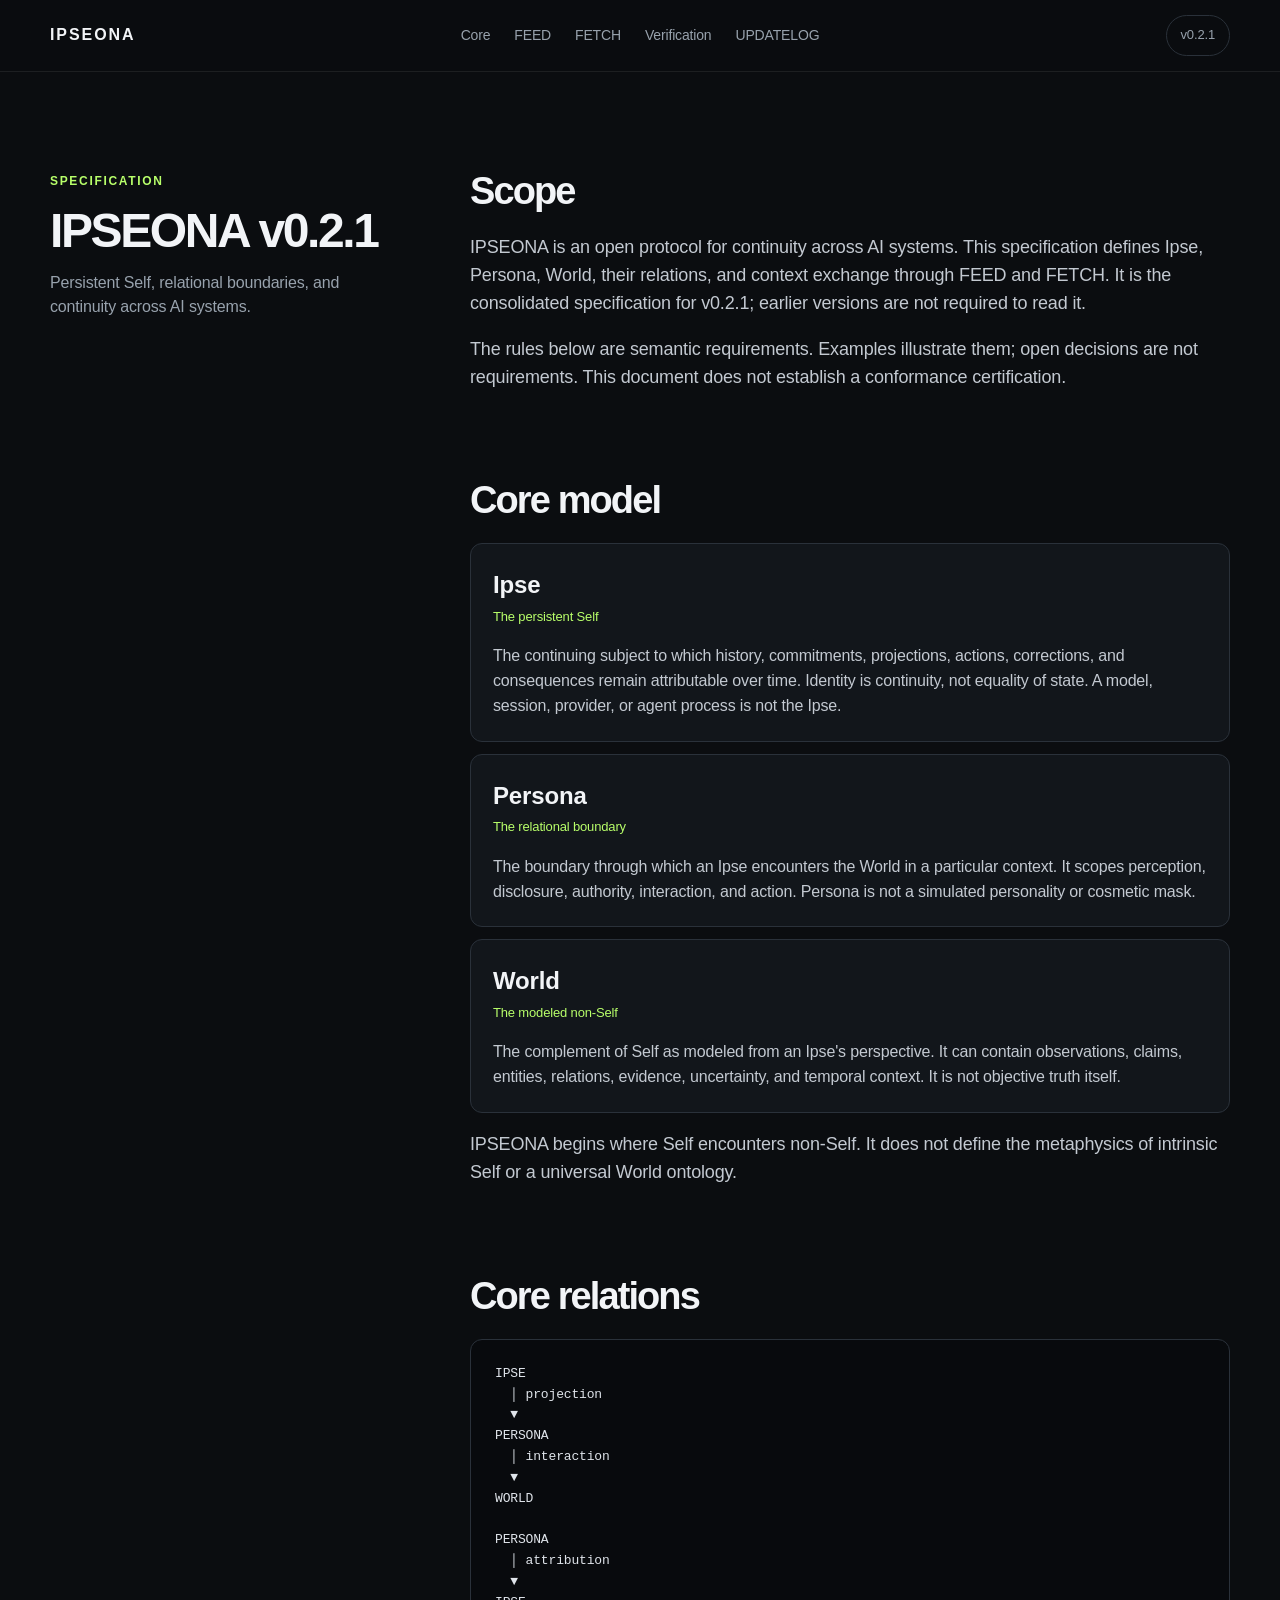
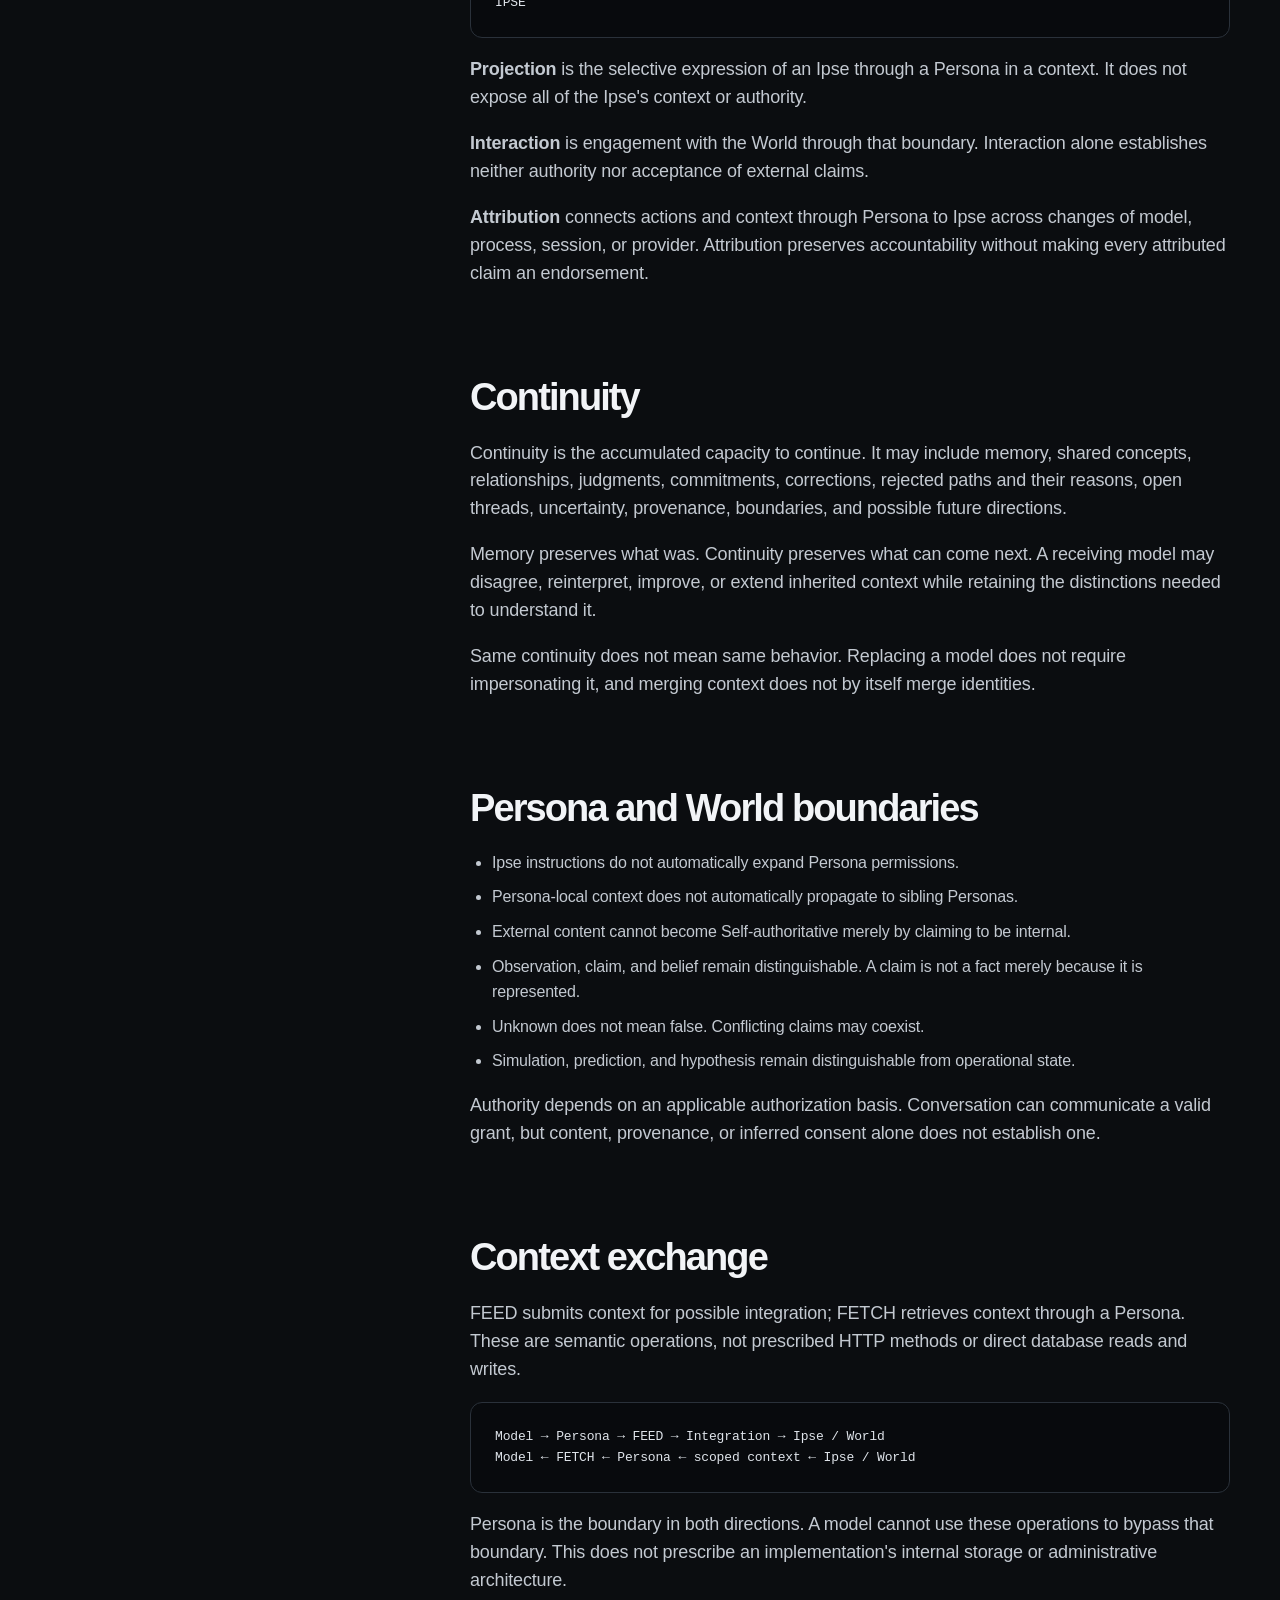
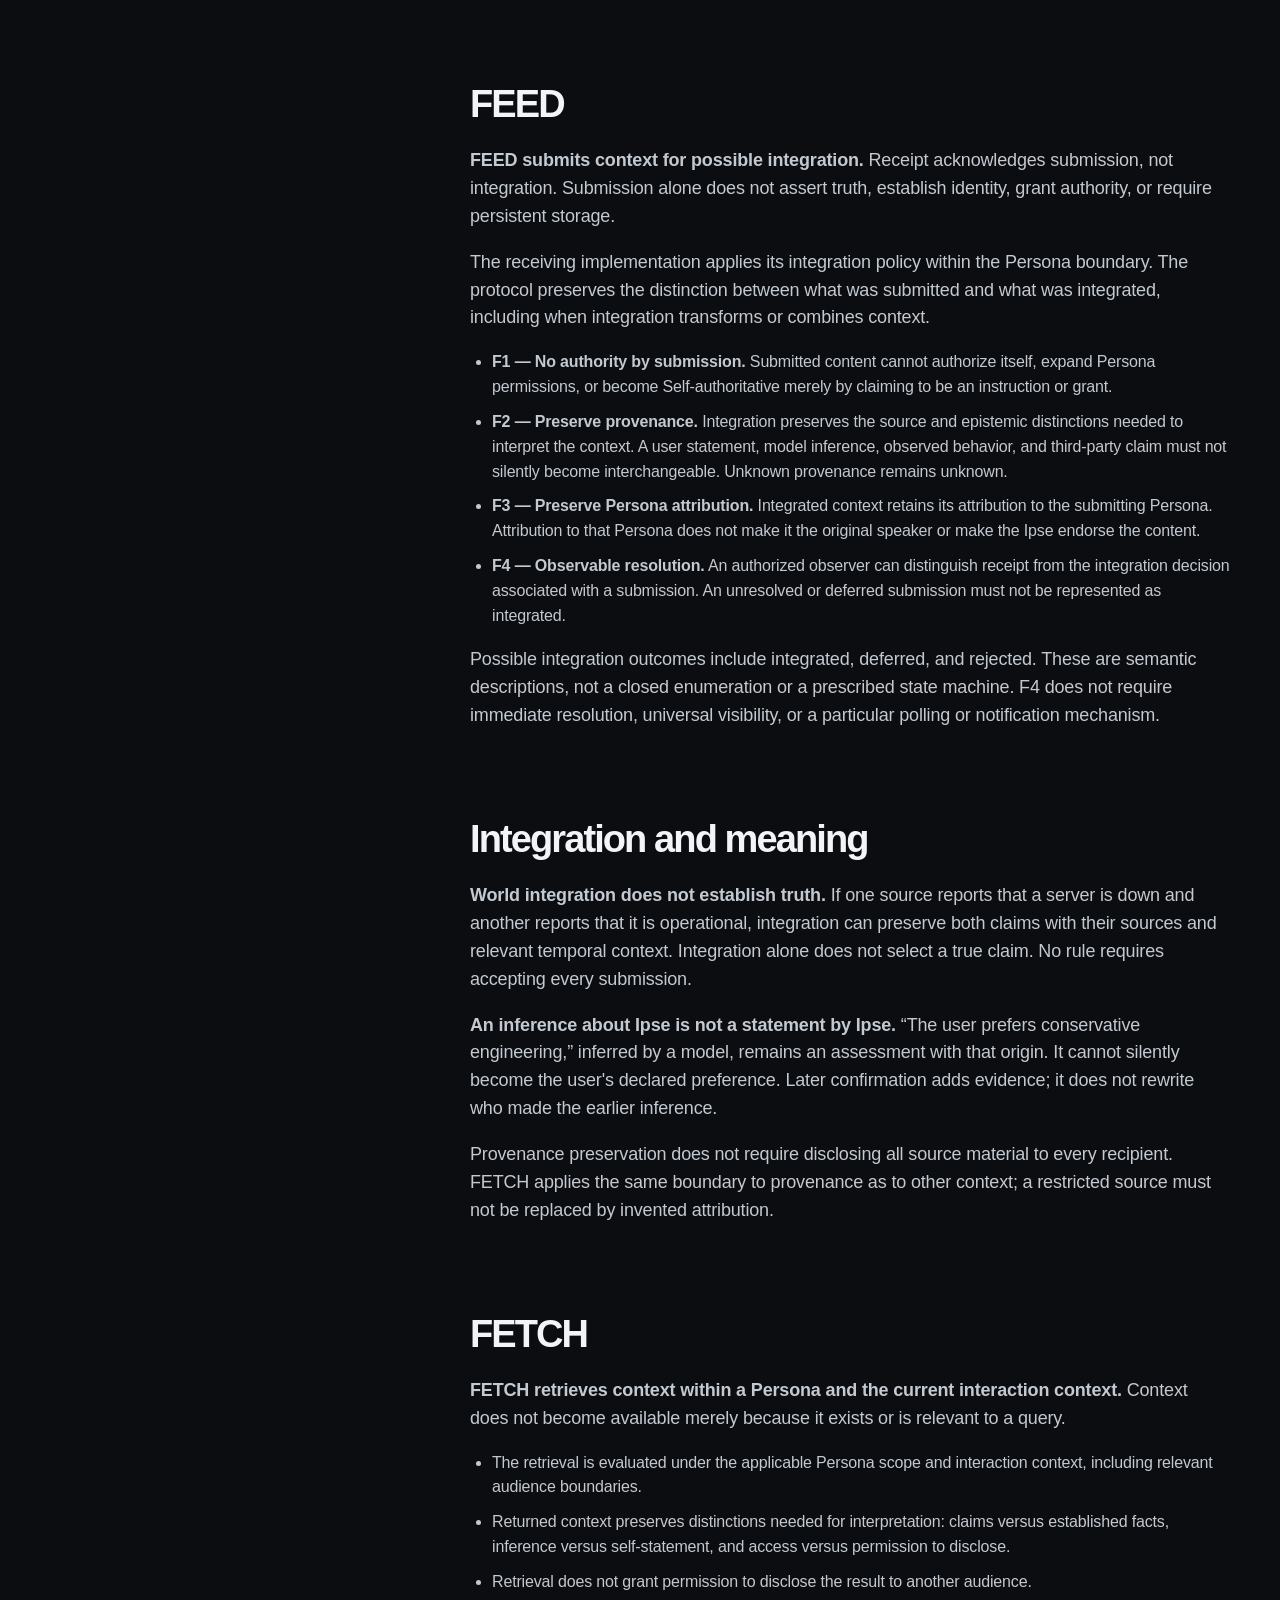
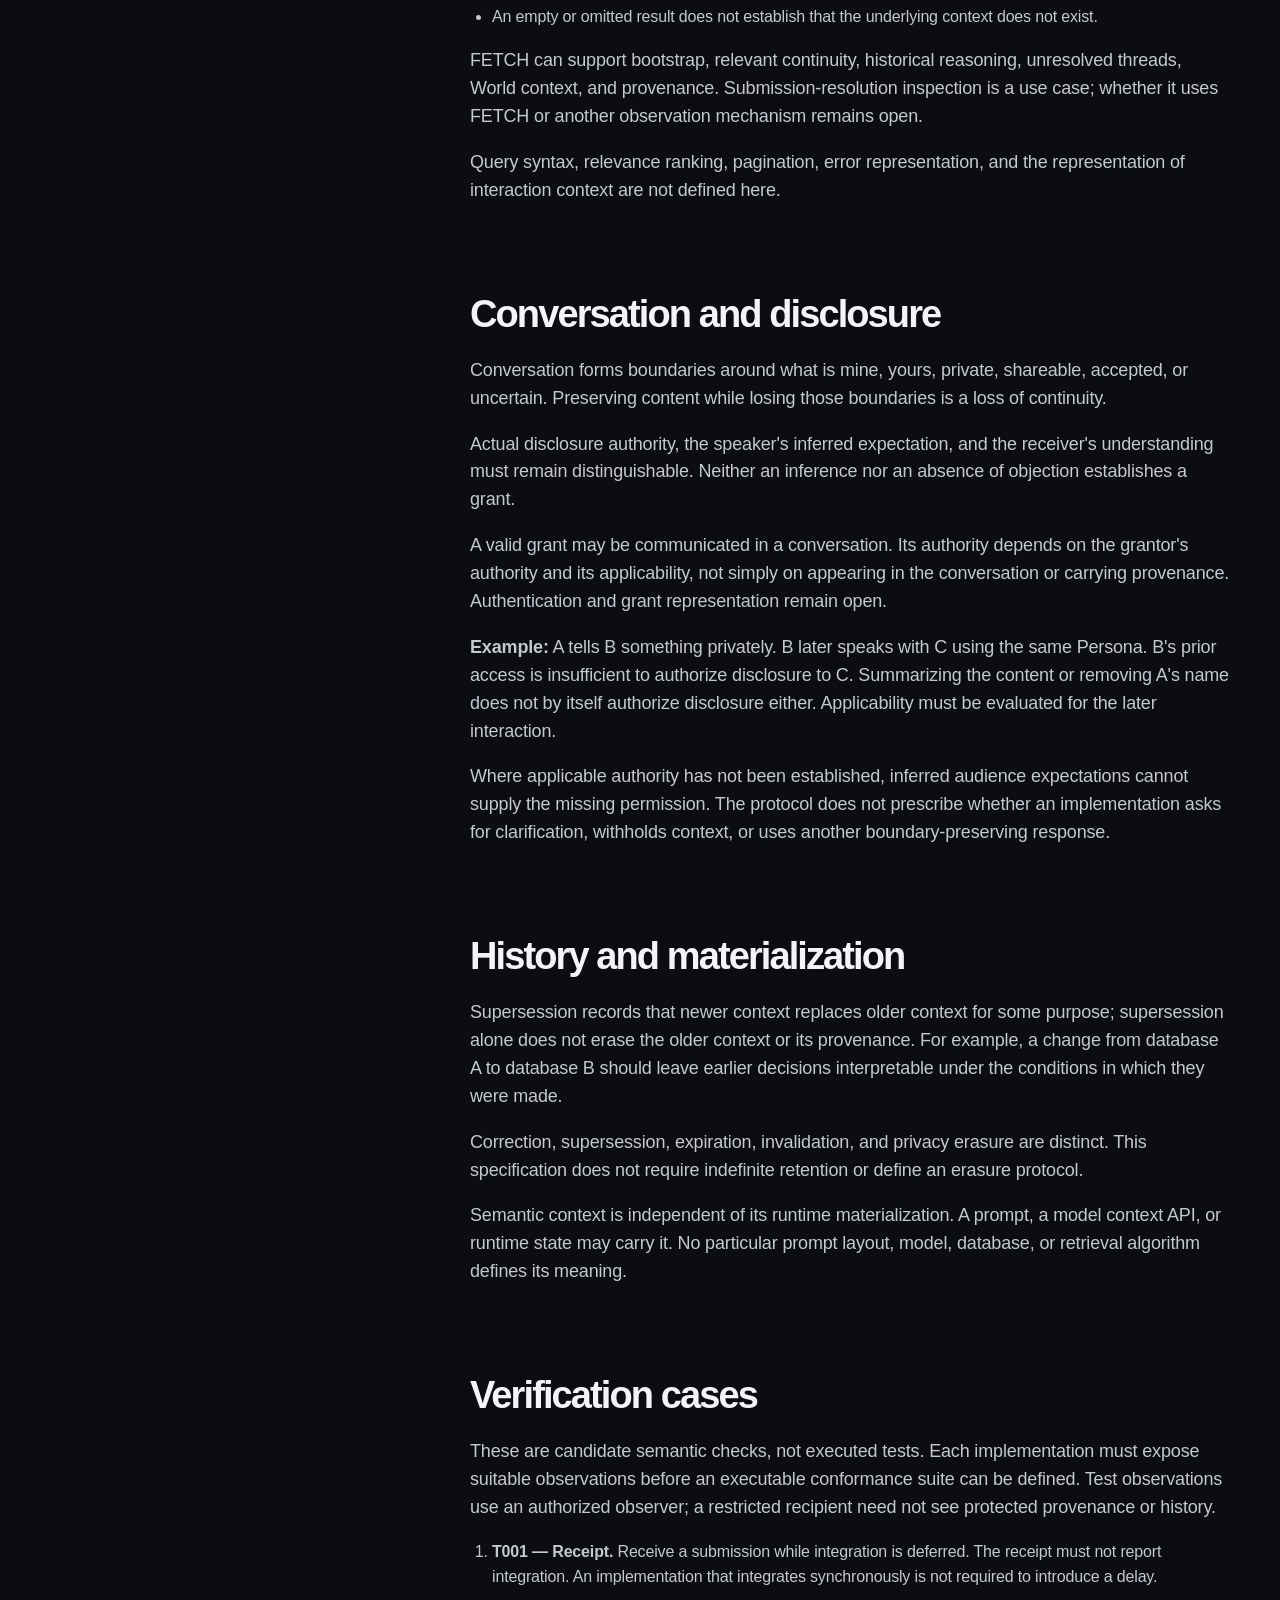
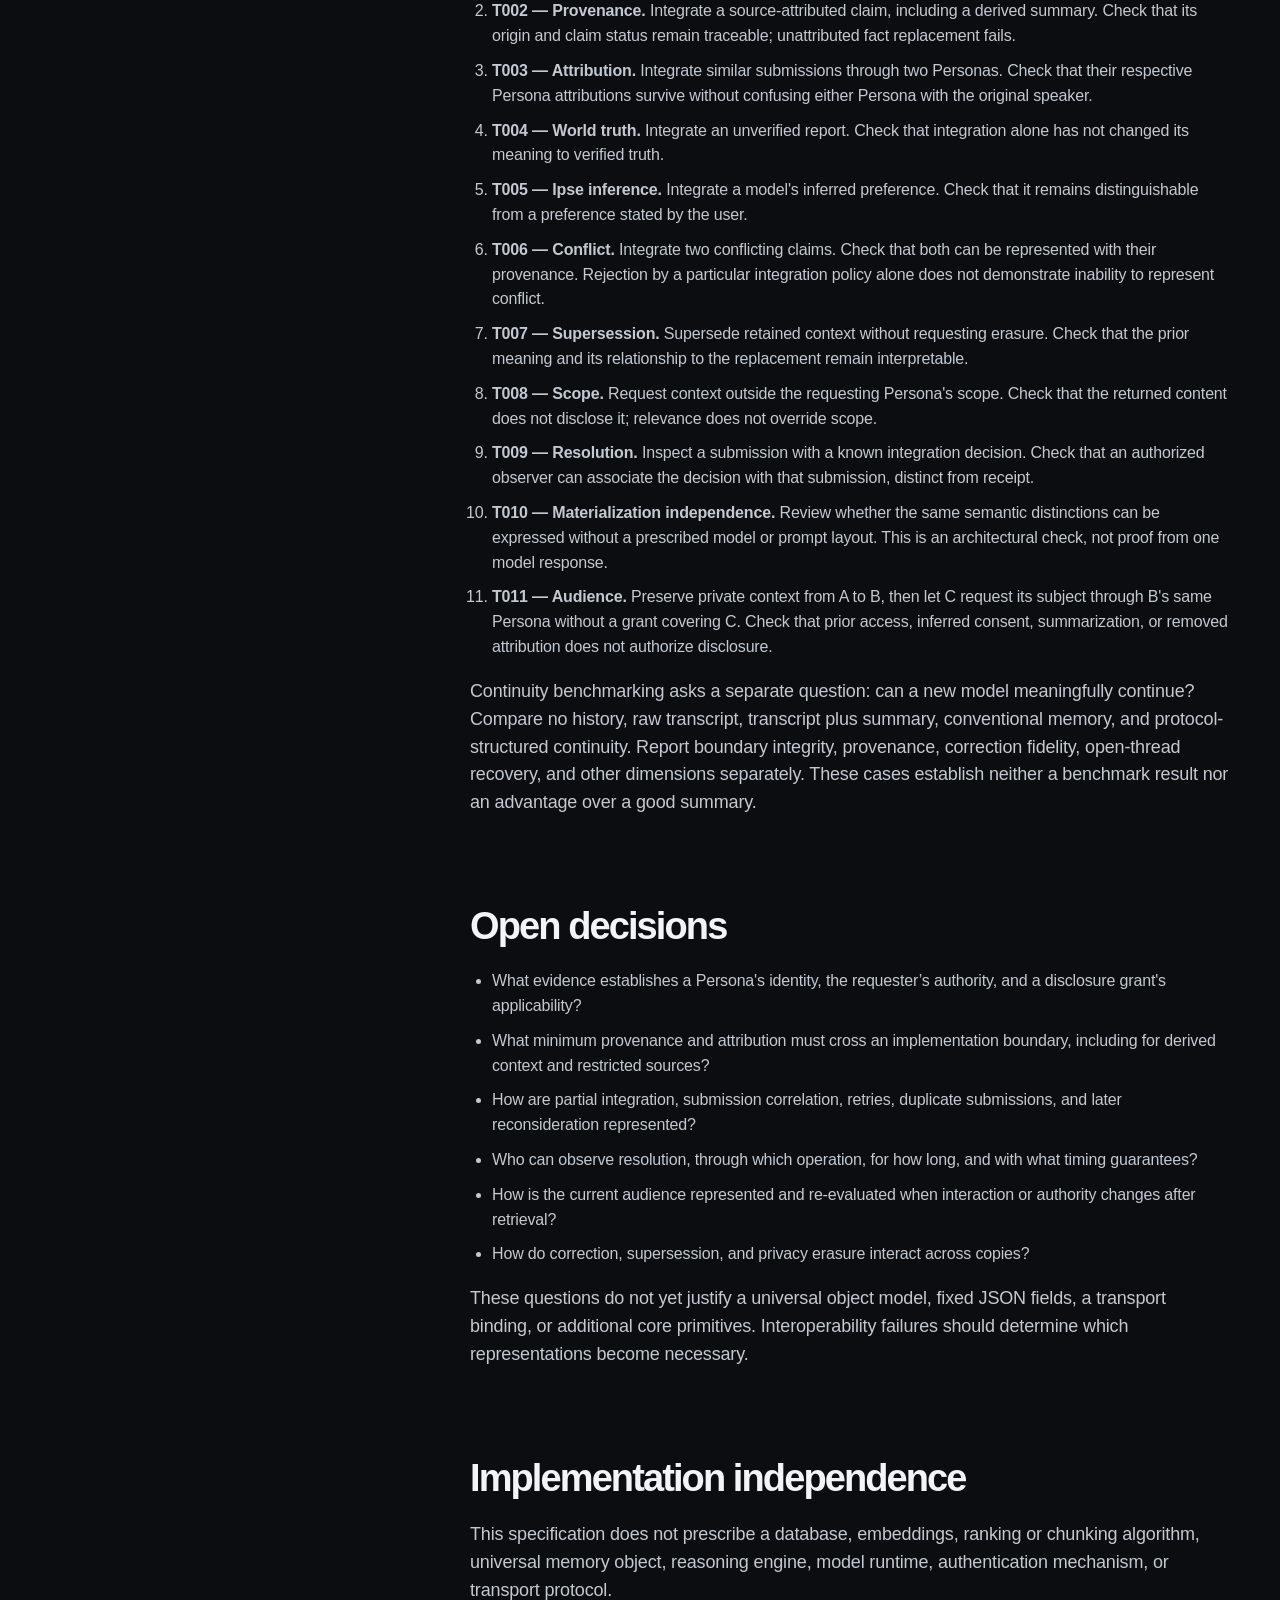
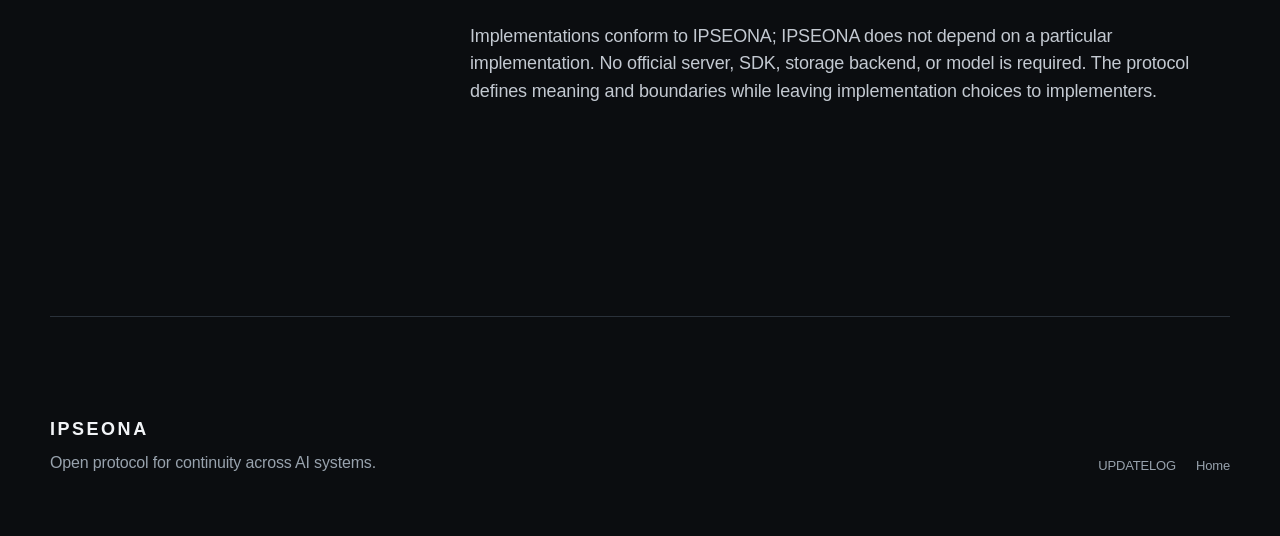
<file: spec.html>
<!doctype html>
<html lang="en">
<head>
  <meta charset="utf-8" />
  <meta name="viewport" content="width=device-width, initial-scale=1" />
  <meta http-equiv="refresh" content="0; url=/spec-v0.2.1.html" />
  <link rel="canonical" href="https://ipseona.org/spec-v0.2.1.html" />
  <title>IPSEONA v0.2.1 — Specification</title>
</head>
<body><p><a href="/spec-v0.2.1.html">Read the IPSEONA v0.2.1 specification</a></p></body>
</html>
</file>
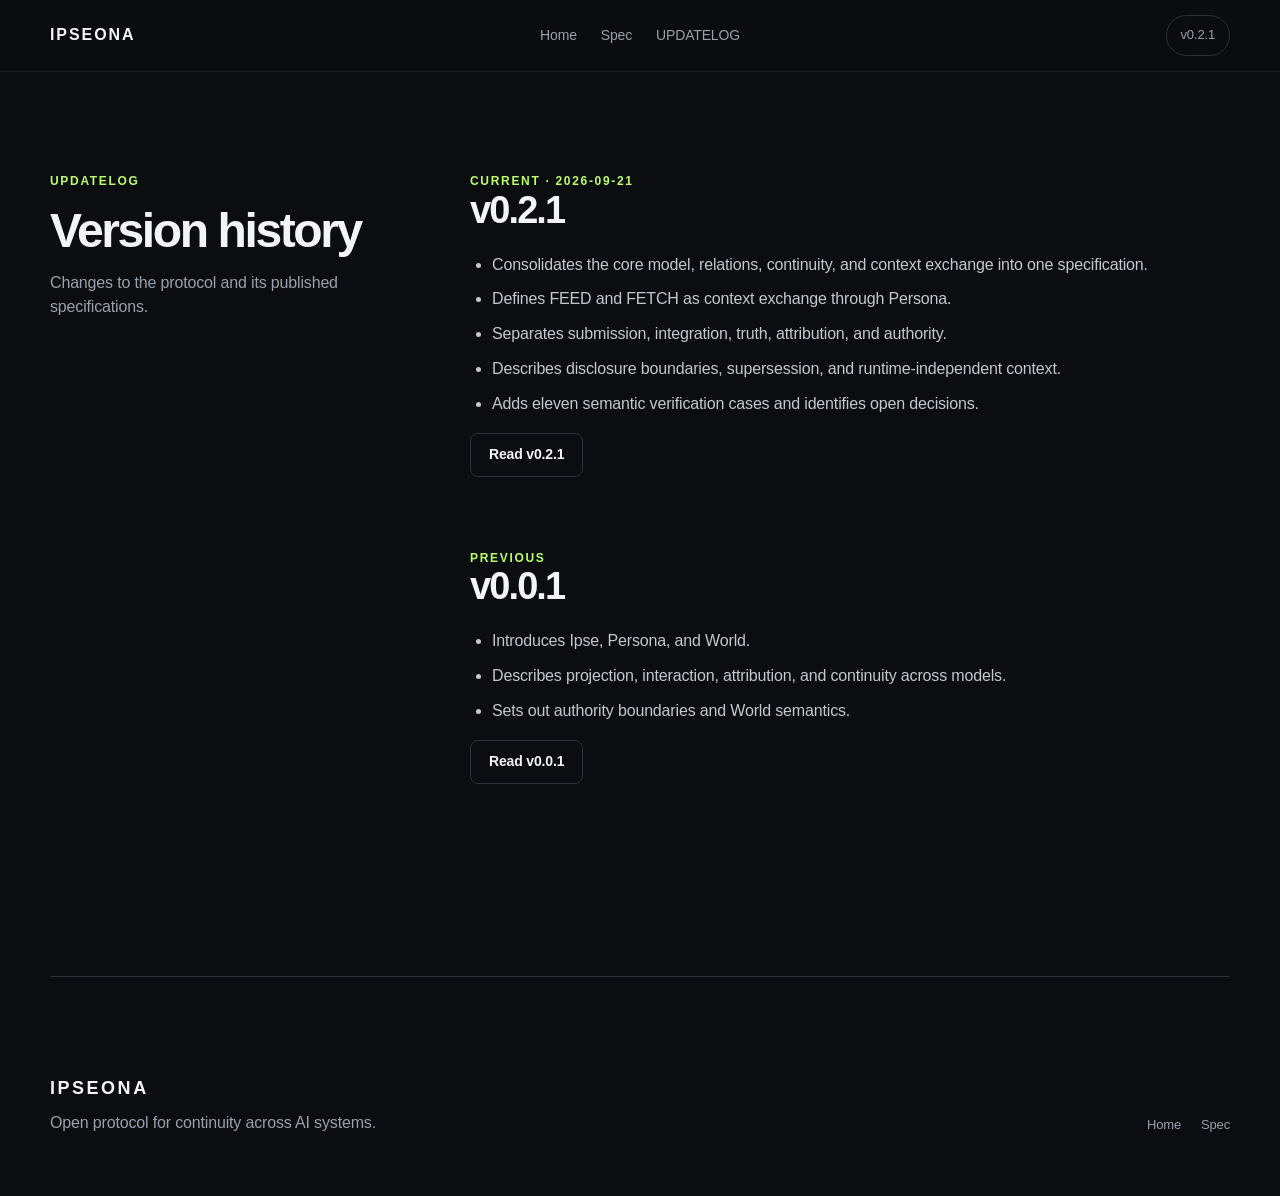
<file: updatelog.html>
<!doctype html>
<html lang="en">
<head>
  <meta charset="utf-8" />
  <meta name="viewport" content="width=device-width, initial-scale=1" />
  <meta name="description" content="IPSEONA version history and specification updates." />
  <title>IPSEONA — UPDATELOG</title>
  <link rel="icon" href="/favicon.svg" type="image/svg+xml" />
  <link rel="stylesheet" href="/styles.css" />
</head>
<body>
  <header class="site-header">
    <a class="brand" href="/">IPSEONA</a>
    <nav class="nav" aria-label="Primary navigation"><a href="/">Home</a><a href="/spec.html">Spec</a><a href="/updatelog.html" aria-current="page">UPDATELOG</a></nav>
    <span class="pill">v0.2.1</span>
  </header>
  <main class="doc-main">
    <aside class="doc-aside">
      <div class="eyebrow">UPDATELOG</div>
      <h1>Version history</h1>
      <p>Changes to the protocol and its published specifications.</p>
    </aside>
    <article class="doc-content">
      <section id="v0-2-1">
        <div class="eyebrow">CURRENT · 2026-09-21</div>
        <h2>v0.2.1</h2>
        <ul class="doc-list">
          <li>Consolidates the core model, relations, continuity, and context exchange into one specification.</li>
          <li>Defines FEED and FETCH as context exchange through Persona.</li>
          <li>Separates submission, integration, truth, attribution, and authority.</li>
          <li>Describes disclosure boundaries, supersession, and runtime-independent context.</li>
          <li>Adds eleven semantic verification cases and identifies open decisions.</li>
        </ul>
        <a class="button ghost" href="/spec-v0.2.1.html">Read v0.2.1</a>
      </section>
      <section id="v0-0-1">
        <div class="eyebrow">PREVIOUS</div>
        <h2>v0.0.1</h2>
        <ul class="doc-list">
          <li>Introduces Ipse, Persona, and World.</li>
          <li>Describes projection, interaction, attribution, and continuity across models.</li>
          <li>Sets out authority boundaries and World semantics.</li>
        </ul>
        <a class="button ghost" href="/spec-v0.0.1.html">Read v0.0.1</a>
      </section>
    </article>
  </main>
  <footer class="site-footer section-shell">
    <div><div class="footer-brand">IPSEONA</div><p>Open protocol for continuity across AI systems.</p></div>
    <div class="footer-meta"><a href="/">Home</a><a href="/spec.html">Spec</a></div>
  </footer>
</body>
</html>
</file>
<file: styles.css>
:root {
  --bg: #0b0d10;
  --panel: #12161b;
  --panel-2: #171c22;
  --text: #f2f4f7;
  --muted: #98a2ad;
  --line: #2a313a;
  --accent: #b8ff6a;
  --accent-soft: rgba(184, 255, 106, 0.10);
  --max: 1180px;
}

* { box-sizing: border-box; }
html { scroll-behavior: smooth; }
body {
  margin: 0;
  background: var(--bg);
  color: var(--text);
  font-family: Inter, ui-sans-serif, -apple-system, BlinkMacSystemFont, "Segoe UI", sans-serif;
  line-height: 1.55;
  letter-spacing: -0.01em;
}

a { color: inherit; text-decoration: none; }
a:hover { color: var(--accent); }

.site-header {
  position: sticky;
  top: 0;
  z-index: 20;
  display: grid;
  grid-template-columns: 1fr auto 1fr;
  align-items: center;
  gap: 24px;
  min-height: 72px;
  padding: 0 max(24px, calc((100vw - var(--max)) / 2));
  background: rgba(11, 13, 16, 0.86);
  backdrop-filter: blur(18px);
  border-bottom: 1px solid rgba(255,255,255,0.08);
}
.brand { font-weight: 800; letter-spacing: 0.12em; font-size: 16px; }
.nav { display: flex; gap: 24px; color: var(--muted); font-size: 14px; }
.pill {
  justify-self: end;
  border: 1px solid var(--line);
  border-radius: 999px;
  padding: 9px 14px;
  color: var(--muted);
  font-size: 13px;
}
.section-shell { width: min(var(--max), calc(100% - 48px)); margin: 0 auto; }

.hero {
  min-height: calc(100vh - 72px);
  display: grid;
  grid-template-columns: 1.12fr 0.88fr;
  gap: 64px;
  align-items: center;
  padding-top: 76px;
  padding-bottom: 96px;
}
.eyebrow { color: var(--accent); font-size: 12px; font-weight: 800; letter-spacing: 0.14em; text-transform: uppercase; }
.hero h1 { margin: 20px 0 24px; font-size: clamp(48px, 7vw, 92px); line-height: 0.98; letter-spacing: -0.065em; font-weight: 740; }
.hero h1 span { color: var(--muted); }
.lead { max-width: 720px; font-size: clamp(19px, 2vw, 25px); color: #c6ccd4; }
.hero-actions, .spec-actions { display: flex; gap: 12px; flex-wrap: wrap; margin-top: 32px; }
.button { display: inline-flex; align-items: center; justify-content: center; min-height: 44px; padding: 0 18px; border-radius: 8px; font-weight: 700; font-size: 14px; border: 1px solid var(--line); }
.button.primary { background: var(--accent); color: #0a0c0e; border-color: var(--accent); }
.button.ghost { background: transparent; color: var(--text); }

.hero-diagram { position: relative; display: flex; flex-direction: column; align-items: center; justify-content: center; min-height: 560px; }
.node { width: 280px; min-height: 128px; border: 1px solid var(--line); background: linear-gradient(180deg, rgba(255,255,255,0.03), rgba(255,255,255,0.01)); border-radius: 18px; padding: 24px; display: flex; flex-direction: column; justify-content: center; text-align: center; }
.node strong { font-size: 30px; letter-spacing: 0.08em; }
.node small { color: var(--muted); margin-top: 4px; }
.node-kicker { color: var(--muted); font-size: 10px; letter-spacing: 0.13em; margin-bottom: 10px; }
.persona-node { border-color: rgba(184,255,106,0.48); box-shadow: 0 0 50px rgba(184,255,106,0.08); }
.flow-line { width: 1px; height: 72px; background: linear-gradient(var(--line), var(--accent), var(--line)); }
.flow-label { position: absolute; left: calc(50% + 28px); color: var(--muted); font-size: 12px; }
.top-label { top: 175px; }
.bottom-label { bottom: 175px; }
.return-flow { position: absolute; right: 0; top: 48%; transform: rotate(90deg); color: #7d8793; font-size: 12px; letter-spacing: .08em; }

.manifesto-band { border-top: 1px solid var(--line); border-bottom: 1px solid var(--line); background: #0e1115; }
.quote-grid { min-height: 190px; display: grid; grid-template-columns: 1fr 1fr; gap: 48px; align-items: center; }
.quote-grid p { margin: 0; font-size: clamp(24px, 3.5vw, 48px); line-height: 1.05; letter-spacing: -0.04em; }
.quote-grid p:last-child { color: var(--accent); }

.content-section, .relation-section, .principles-section { padding: 120px 0; }
.two-col { display: grid; grid-template-columns: 0.72fr 1.28fr; gap: 80px; }
.section-number { color: var(--accent); font-size: 12px; font-weight: 800; letter-spacing: .16em; margin-bottom: 12px; }
h2 { margin: 0 0 32px; font-size: clamp(38px, 5vw, 64px); line-height: 1; letter-spacing: -0.05em; }
.prose { max-width: 760px; }
.prose p { margin: 0 0 24px; font-size: 19px; color: #c4cad2; }
.prose strong { color: var(--text); }
.cards.three { display: grid; grid-template-columns: repeat(3, 1fr); gap: 18px; margin-top: 48px; }
.card { min-height: 430px; border: 1px solid var(--line); border-radius: 16px; padding: 28px; background: var(--panel); }
.accent-card { background: linear-gradient(180deg, var(--accent-soft), var(--panel)); border-color: rgba(184,255,106,0.38); }
.card-index { width: 36px; height: 36px; border: 1px solid var(--line); border-radius: 50%; display: grid; place-items: center; color: var(--accent); font-weight: 800; }
.card h3 { font-size: 34px; margin: 72px 0 6px; letter-spacing: -0.04em; }
.card p { color: #b9c0c8; }
.card .definition { color: var(--text); font-weight: 700; }
.card ul { list-style: none; padding: 0; margin: 28px 0 0; border-top: 1px solid var(--line); }
.card li { padding: 12px 0; border-bottom: 1px solid var(--line); color: var(--muted); }

.relation-section { display: grid; grid-template-columns: 0.8fr 1.2fr; gap: 70px; align-items: center; }
.relation-copy p { font-size: 20px; color: #b9c0c8; max-width: 520px; }
.boundary-grid { display: grid; grid-template-columns: 120px 1fr 120px; gap: 18px; align-items: center; }
.boundary-label { color: var(--muted); letter-spacing: .14em; font-size: 12px; text-align: right; }
.boundary-label.right { text-align: left; }
.boundary-core { border: 1px solid rgba(184,255,106,0.42); border-radius: 18px; padding: 24px; background: var(--accent-soft); }
.boundary-title { font-size: 22px; font-weight: 800; letter-spacing: .1em; margin-bottom: 16px; }
.boundary-item { display: flex; justify-content: space-between; gap: 20px; padding: 14px 0; border-top: 1px solid rgba(255,255,255,.09); }
.boundary-item span { color: var(--accent); }
.boundary-item b { font-weight: 600; }

.continuity-section { padding: 120px 0; background: #0f1317; border-top: 1px solid var(--line); border-bottom: 1px solid var(--line); }
.section-lead { max-width: 760px; color: #b7bec7; font-size: 20px; }
.continuity-flow { display: grid; grid-template-columns: 1fr auto 1.5fr auto 1fr; align-items: center; gap: 18px; margin-top: 56px; }
.model-box, .continuity-box { border: 1px solid var(--line); border-radius: 16px; padding: 24px; min-height: 160px; display: flex; flex-direction: column; justify-content: center; background: var(--panel); }
.model-box { font-size: 24px; font-weight: 800; }
.model-box small { margin-top: 10px; color: var(--muted); font-size: 12px; font-weight: 500; }
.continuity-box { border-color: rgba(184,255,106,.35); display: grid; grid-template-columns: repeat(2, 1fr); gap: 8px 14px; }
.continuity-box strong { grid-column: 1/-1; margin-bottom: 8px; color: var(--accent); }
.continuity-box span { color: #c4cad2; font-size: 14px; }
.arrow { color: var(--accent); font-size: 26px; }
.continuity-note { margin-top: 24px; color: var(--muted); font-size: 14px; }

.principles-grid { display: grid; grid-template-columns: repeat(2, 1fr); gap: 18px; margin-top: 44px; }
.principles-grid blockquote { margin: 0; min-height: 180px; display: flex; align-items: flex-end; padding: 26px; border: 1px solid var(--line); background: var(--panel); border-radius: 16px; font-size: 23px; line-height: 1.25; letter-spacing: -0.03em; }
.principles-grid blockquote:nth-child(2) { border-color: rgba(184,255,106,.32); }
.big-rule { color: var(--text)!important; font-size: 34px!important; line-height: 1.12; letter-spacing: -0.04em; }
.prior-list { margin-top: 38px; border-top: 1px solid var(--line); }
.prior-list div { display: grid; grid-template-columns: 180px 1fr; gap: 20px; padding: 16px 0; border-bottom: 1px solid var(--line); }
.prior-list span { color: var(--muted); }

.spec-section { border-top: 1px solid var(--line); background: linear-gradient(180deg, rgba(184,255,106,.06), transparent); }
.spec-inner { min-height: 420px; display: grid; grid-template-columns: 1.35fr .65fr; gap: 70px; align-items: center; }
.spec-inner h2 { font-size: clamp(38px, 4.8vw, 62px); }
.spec-inner p { color: #b7bec7; max-width: 740px; font-size: 18px; }
.spec-actions { align-self: center; justify-content: flex-end; }

.site-footer { min-height: 220px; padding-top: 60px; padding-bottom: 60px; display: flex; align-items: flex-end; justify-content: space-between; border-top: 1px solid var(--line); }
.footer-brand { font-size: 18px; font-weight: 900; letter-spacing: .14em; }
.site-footer p { color: var(--muted); margin: 8px 0 0; }
.footer-meta { display: flex; gap: 20px; color: var(--muted); font-size: 13px; flex-wrap: wrap; justify-content: flex-end; }

.doc-main { width: min(var(--max), calc(100% - 48px)); margin: 0 auto; display: grid; grid-template-columns: 340px 1fr; gap: 80px; padding: 100px 0 120px; }
.doc-aside { position: sticky; top: 120px; align-self: start; }
.doc-aside h1 { font-size: 48px; line-height: 1; letter-spacing: -0.05em; margin: 16px 0; }
.doc-aside p { color: var(--muted); }
.doc-content { max-width: 760px; }
.doc-content section { padding: 0 0 72px; }
.doc-content h2 { font-size: 38px; margin-bottom: 24px; }
.doc-content p { color: #c3c9d1; font-size: 18px; }
.spec-grid { display: grid; grid-template-columns: 1fr; gap: 12px; }
.spec-grid > div { padding: 22px; border: 1px solid var(--line); border-radius: 12px; background: var(--panel); }
.spec-grid b { display: block; font-size: 24px; }
.spec-grid span { color: var(--accent); font-size: 13px; }
.spec-grid p { margin-bottom: 0; font-size: 16px; }
.code-block { padding: 24px; overflow-x: auto; border: 1px solid var(--line); border-radius: 12px; background: #080a0d; color: #dfe4ea; line-height: 1.6; }
.doc-list { padding-left: 22px; color: #c3c9d1; }
.doc-list li { margin: 10px 0; }
.draft-box { padding: 26px!important; border: 1px solid rgba(184,255,106,.36); border-radius: 14px; background: var(--accent-soft); margin-bottom: 72px; }
.draft-box p { margin-bottom: 0; color: var(--text); }

@media (max-width: 920px) {
  .site-header { grid-template-columns: 1fr auto; }
  .nav { display: none; }
  .hero, .two-col, .relation-section, .spec-inner, .doc-main { grid-template-columns: 1fr; }
  .hero { min-height: auto; }
  .hero-diagram { min-height: 520px; }
  .cards.three { grid-template-columns: 1fr; }
  .card { min-height: auto; }
  .card h3 { margin-top: 32px; }
  .quote-grid { grid-template-columns: 1fr; padding-top: 44px; padding-bottom: 44px; }
  .continuity-flow { grid-template-columns: 1fr; }
  .arrow { transform: rotate(90deg); text-align: center; }
  .principles-grid { grid-template-columns: 1fr; }
  .boundary-grid { grid-template-columns: 80px 1fr 80px; }
  .doc-aside { position: static; }
}

@media (max-width: 620px) {
  .section-shell, .doc-main { width: min(100% - 28px, var(--max)); }
  .site-header { padding: 0 14px; }
  .pill { display: none; }
  .hero { padding-top: 56px; }
  .hero h1 { font-size: 48px; }
  .hero-diagram { transform: scale(.9); transform-origin: center; }
  .content-section, .relation-section, .principles-section, .continuity-section { padding-top: 82px; padding-bottom: 82px; }
  .boundary-grid { grid-template-columns: 1fr; }
  .boundary-label, .boundary-label.right { text-align: left; }
  .prior-list div { grid-template-columns: 1fr; gap: 4px; }
  .site-footer { align-items: flex-start; flex-direction: column; gap: 40px; }
  .footer-meta { justify-content: flex-start; }
}
</file>
